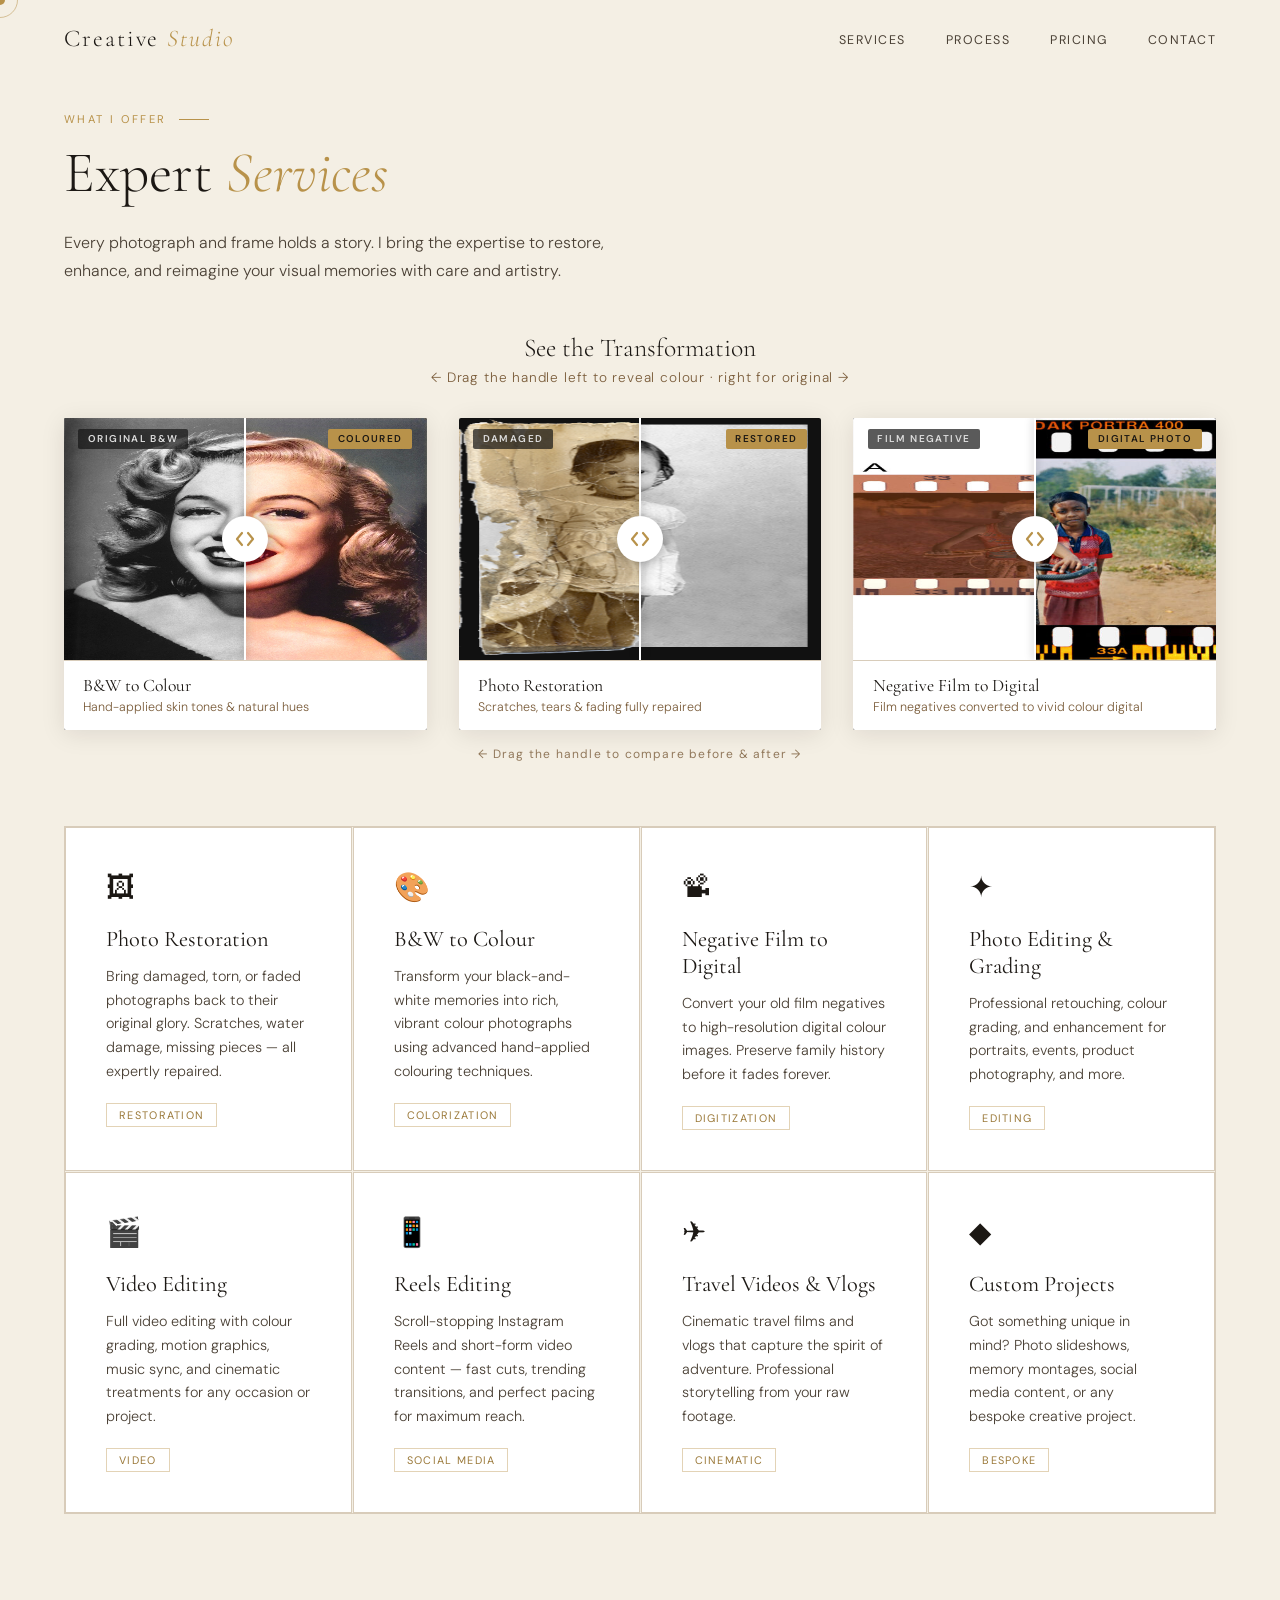
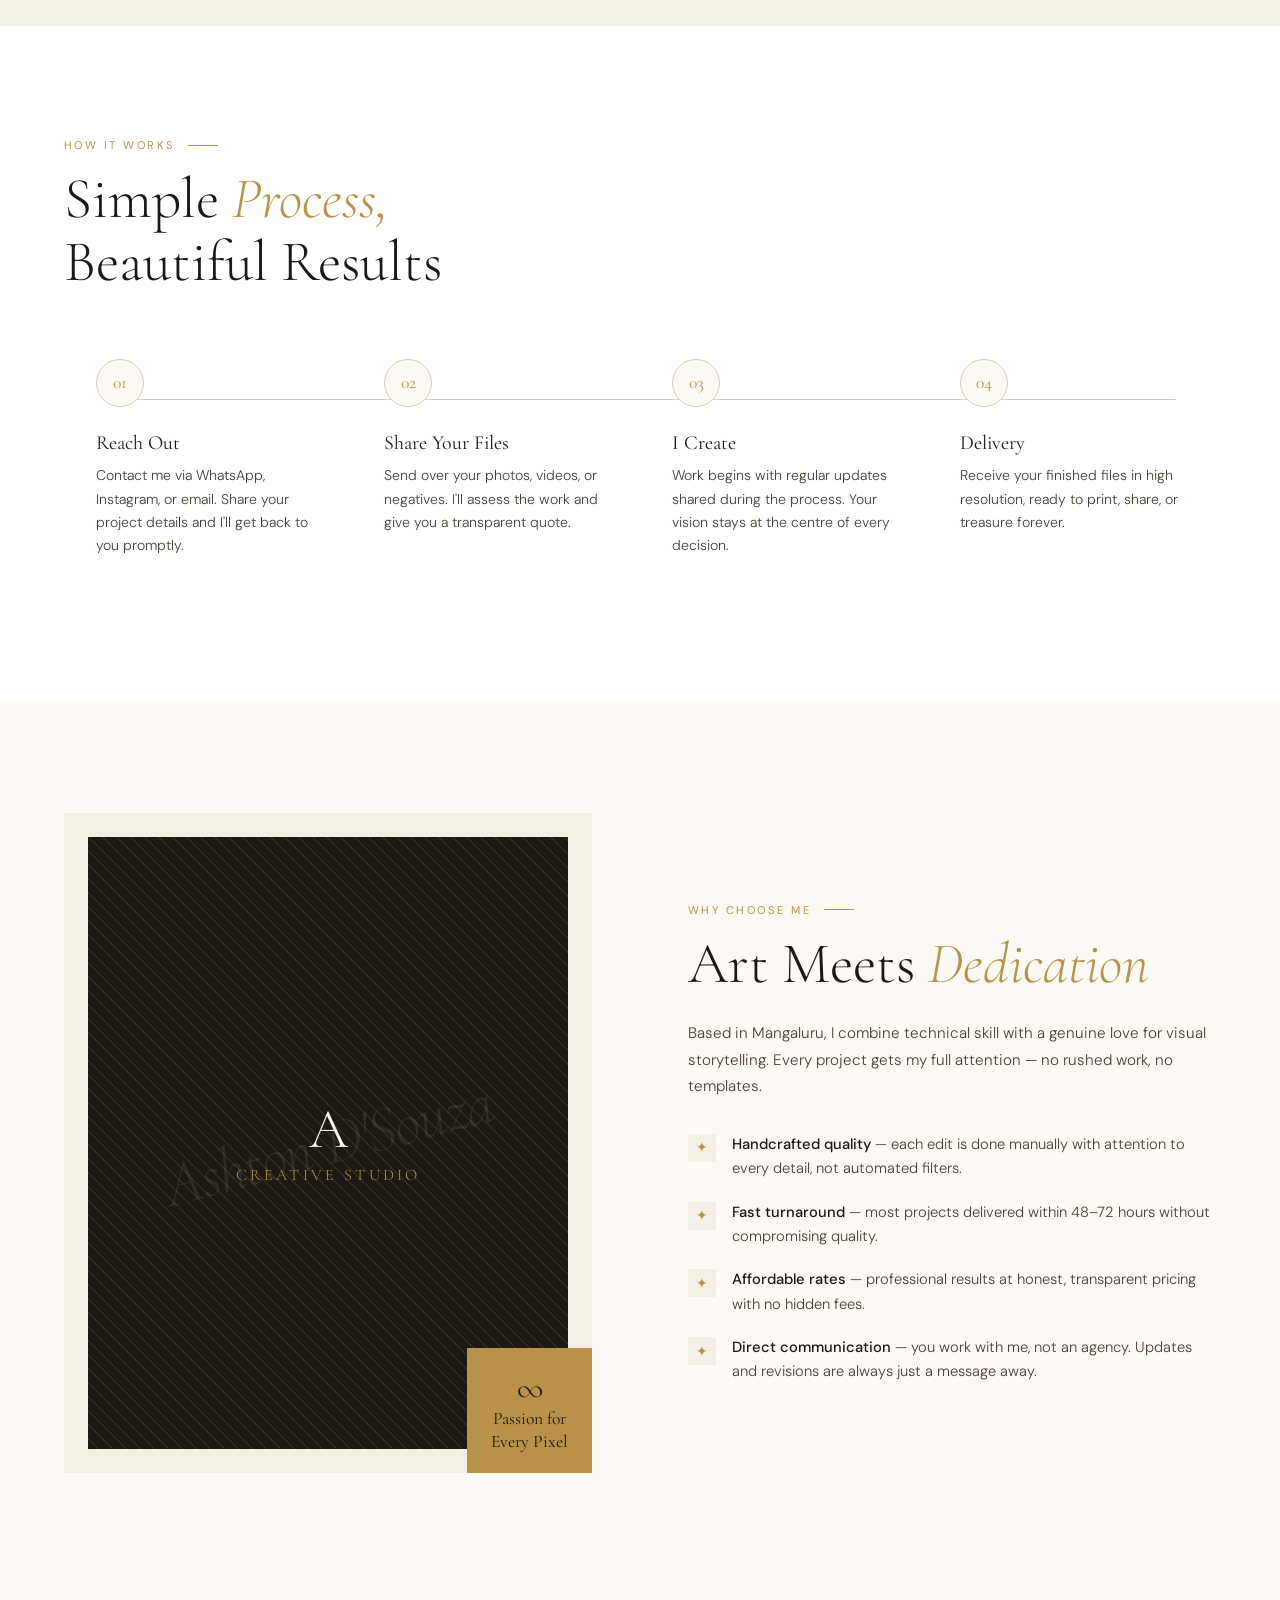
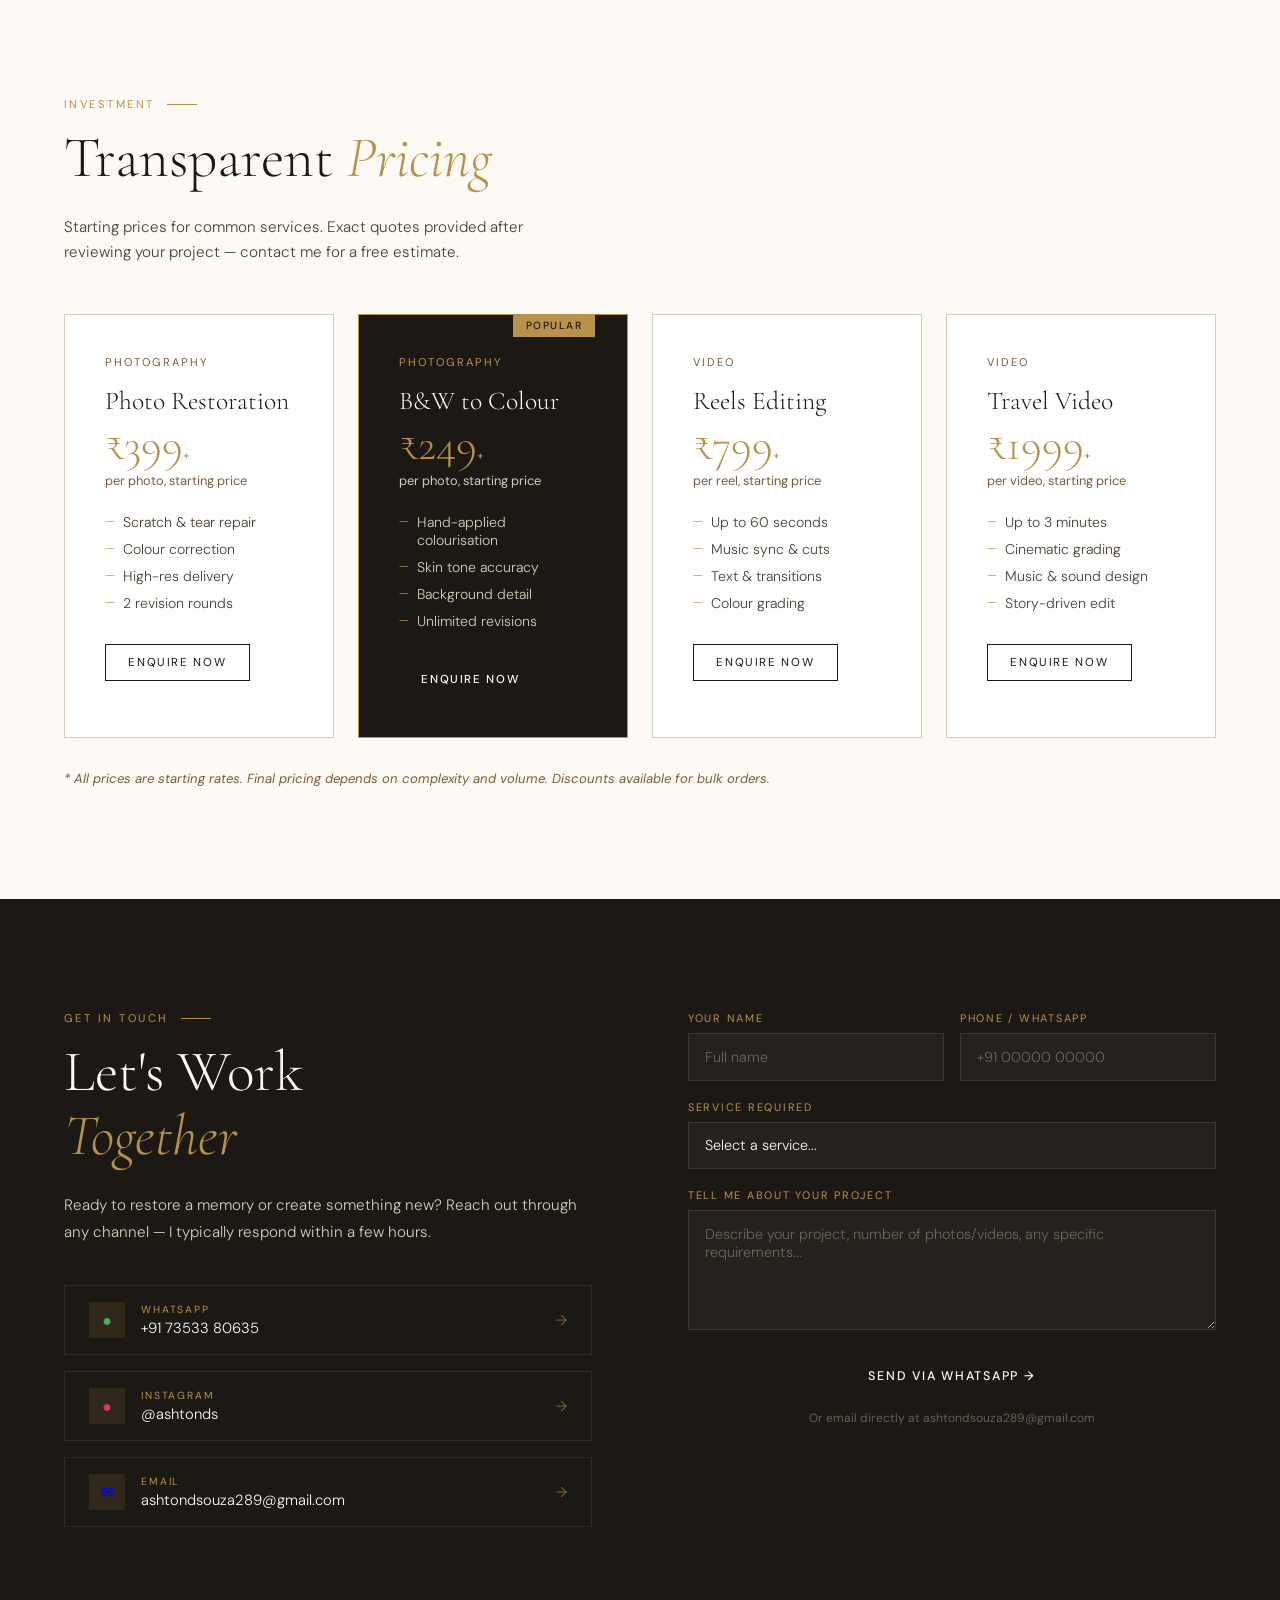
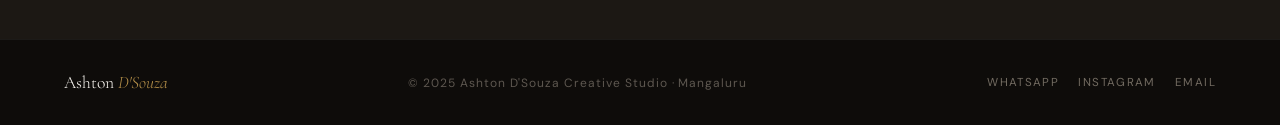
<file: index.html>
<!DOCTYPE html>
<html lang="en">
<head>
<meta charset="UTF-8">
<meta name="viewport" content="width=device-width, initial-scale=1.0">
<title>Creative Studio</title>
<link rel="preconnect" href="https://fonts.googleapis.com">
<link href="https://fonts.googleapis.com/css2?family=Cormorant+Garamond:ital,wght@0,300;0,400;0,600;1,300;1,400&family=DM+Sans:wght@300;400;500&display=swap" rel="stylesheet">
<link rel="stylesheet" href="shop.css">
</head>
<body>

<div class="cursor" id="cursor"></div>
<div class="cursor-ring" id="cursorRing"></div>

<nav id="nav">
  <a href="#" class="nav-logo">Creative  <span>Studio</span></a>
  <ul class="nav-links">
    <li><a href="#services">Services</a></li>
    <li><a href="#process">Process</a></li>
    <li><a href="#pricing">Pricing</a></li>
    <li><a href="#contact">Contact</a></li>
  </ul>
</nav>



<section class="services" id="services">
  <div class="section-label">What I Offer</div>
  <h2 class="section-title">Expert <em>Services</em></h2>
  <p class="services-intro">Every photograph and frame holds a story. I bring the expertise to restore, enhance, and reimagine your visual memories with care and artistry.</p>

  <!-- BEFORE / AFTER SLIDERS -->
  <div class="ba-section reveal">
    <div class="ba-intro">
      <h3>See the Transformation</h3>
      <p>← Drag the handle left to reveal colour · right for original →</p>
    </div>
    <div class="ba-grid">

      <!-- SLIDER 1: B&W to Colour -->
      <!-- The uploaded image is already side-by-side: LEFT=BW, RIGHT=coloured.
           We split it: after = right crop (coloured), before = left crop (BW).
           We use background-size:200% so each layer shows only its half, full-bleed. -->
      <div class="ba-card">
        <div class="ba-wrap" id="s1">
          <!-- After = coloured (right half of the source image) -->
          <div class="ba-after" id="s1-after" style="
            background-image:url('./b&w\ to\ colored.jpg');
            background-size:200% 100%;
            background-position:100% center;
          "></div>
          <!-- Before = B&W (left half of the source image), clipped -->
          <div class="ba-before" id="s1-before" style="
            background-image:url('./b&w\ to\ colored.jpg');
            background-size:200% 100%;
            background-position:0% center;
            clip-path:inset(0 50% 0 0);
          "></div>
          <div class="ba-labels">
            <span class="ba-lbl bw">Original B&amp;W</span>
            <span class="ba-lbl colored">Coloured</span>
            
          </div>
          <div class="ba-line" id="s1-line" style="left:50%"></div>
          <div class="ba-handle" id="s1-handle" style="left:50%">
            <svg viewBox="0 0 22 22" fill="none" xmlns="http://www.w3.org/2000/svg">
              <path d="M8 5L3 11L8 17" stroke="#B8924A" stroke-width="2.2" stroke-linecap="round" stroke-linejoin="round"/>
              <path d="M14 5L19 11L14 17" stroke="#B8924A" stroke-width="2.2" stroke-linecap="round" stroke-linejoin="round"/>
            </svg>
          </div>
        </div>
        <div class="ba-footer">
          <h4>B&amp;W to Colour</h4>
          <p>Hand-applied skin tones &amp; natural hues</p>
        </div>
      </div>

      <!-- SLIDER 2: Photo Restoration -->
      <!-- Uploaded image: left=damaged sepia, right=restored B&W clean.
           after = right (restored), before = left (damaged) -->
      <div class="ba-card">
        <div class="ba-wrap" id="s2">
          <div class="ba-after" id="s2-after" style="
            background-image:url('./restoration.png');
            background-size:200% 100%;
            background-position:100% center;
          "></div>
          <div class="ba-before" id="s2-before" style="
            background-image:url('./restoration.png');
            background-size:200% 100%;
            background-position:0% center;
            clip-path:inset(0 50% 0 0);
          "></div>
          <div class="ba-labels">
            <span class="ba-lbl bw">Damaged</span>
            <span class="ba-lbl colored">Restored</span>
          </div>
          <div class="ba-line" id="s2-line" style="left:50%"></div>
          <div class="ba-handle" id="s2-handle" style="left:50%">
            <svg viewBox="0 0 22 22" fill="none" xmlns="http://www.w3.org/2000/svg">
              <path d="M8 5L3 11L8 17" stroke="#B8924A" stroke-width="2.2" stroke-linecap="round" stroke-linejoin="round"/>
              <path d="M14 5L19 11L14 17" stroke="#B8924A" stroke-width="2.2" stroke-linecap="round" stroke-linejoin="round"/>
            </svg>
          </div>
        </div>
        <div class="ba-footer">
          <h4>Photo Restoration</h4>
          <p>Scratches, tears &amp; fading fully repaired</p>
        </div>
      </div>

      <!-- SLIDER 3: Film Negative to Digital -->
      <!-- The negative_film image shows: A=orange negative, B=cyan scan, C=final photo.
           We'll show the full image but position so:
           after = panel C (bottom-right) area → use object-fit cover on a div showing the final photo area
           Actually let's use background-position tricks.
           The image is roughly: left 50% = negative A, right side has B (top) and C (bottom).
           Let's use the full image: after = show bottom-right quadrant (C, final photo)
           before = show left half (A, orange negative)
           We'll scale to 300% and offset to crop each panel. -->
      <div class="ba-card">
        <div class="ba-wrap" id="s3">
          <!-- After: panel C (final developed photo) - bottom right area of the composite image
               Image is ~4:3 ish. Panel C is roughly bottom-right 50%x50% of the image.
               background-size:200% 200%, background-position: right bottom -->
          <div class="ba-after" id="s3-after" style="
            background-image:url('./negative\ film.jpg');
            background-size:200% 200%;
            background-position:100% 100%;
          "></div>
          <!-- Before: panel A (orange negative) - left ~50%, full height -->
          <div class="ba-before" id="s3-before" style="
            background-image:url('./negative\ film.jpg');
            background-size:220% 100%;
            background-position:0% 60%;
            clip-path:inset(0 50% 0 0);
          "></div>
          <div class="ba-labels">
            <span class="ba-lbl bw">Film Negative</span>
            <span class="ba-lbl colored">Digital Photo</span>
          </div>
          <div class="ba-line" id="s3-line" style="left:50%"></div>
          <div class="ba-handle" id="s3-handle" style="left:50%">
            <svg viewBox="0 0 22 22" fill="none" xmlns="http://www.w3.org/2000/svg">
              <path d="M8 5L3 11L8 17" stroke="#B8924A" stroke-width="2.2" stroke-linecap="round" stroke-linejoin="round"/>
              <path d="M14 5L19 11L14 17" stroke="#B8924A" stroke-width="2.2" stroke-linecap="round" stroke-linejoin="round"/>
            </svg>
          </div>
        </div>
        <div class="ba-footer">
          <h4>Negative Film to Digital</h4>
          <p>Film negatives converted to vivid colour digital</p>
        </div>
      </div>

    </div>
    <p class="ba-hint">← Drag the handle to compare before &amp; after →</p>
  </div>

  <!-- SERVICES GRID -->
  <div class="services-grid">
    <div class="service-card reveal"><span class="service-icon">🖼</span><h3 class="service-name">Photo Restoration</h3><p class="service-desc">Bring damaged, torn, or faded photographs back to their original glory. Scratches, water damage, missing pieces — all expertly repaired.</p><span class="service-tag">Restoration</span></div>
    <div class="service-card reveal reveal-delay-1"><span class="service-icon">🎨</span><h3 class="service-name">B&amp;W to Colour</h3><p class="service-desc">Transform your black-and-white memories into rich, vibrant colour photographs using advanced hand-applied colouring techniques.</p><span class="service-tag">Colorization</span></div>
    <div class="service-card reveal reveal-delay-2"><span class="service-icon">📽</span><h3 class="service-name">Negative Film to Digital</h3><p class="service-desc">Convert your old film negatives to high-resolution digital colour images. Preserve family history before it fades forever.</p><span class="service-tag">Digitization</span></div>
    <div class="service-card reveal reveal-delay-3"><span class="service-icon">✦</span><h3 class="service-name">Photo Editing &amp; Grading</h3><p class="service-desc">Professional retouching, colour grading, and enhancement for portraits, events, product photography, and more.</p><span class="service-tag">Editing</span></div>
    <div class="service-card reveal"><span class="service-icon">🎬</span><h3 class="service-name">Video Editing</h3><p class="service-desc">Full video editing with colour grading, motion graphics, music sync, and cinematic treatments for any occasion or project.</p><span class="service-tag">Video</span></div>
    <div class="service-card reveal reveal-delay-1"><span class="service-icon">📱</span><h3 class="service-name">Reels Editing</h3><p class="service-desc">Scroll-stopping Instagram Reels and short-form video content — fast cuts, trending transitions, and perfect pacing for maximum reach.</p><span class="service-tag">Social Media</span></div>
    <div class="service-card reveal reveal-delay-2"><span class="service-icon">✈</span><h3 class="service-name">Travel Videos &amp; Vlogs</h3><p class="service-desc">Cinematic travel films and vlogs that capture the spirit of adventure. Professional storytelling from your raw footage.</p><span class="service-tag">Cinematic</span></div>
    <div class="service-card reveal reveal-delay-3"><span class="service-icon">◆</span><h3 class="service-name">Custom Projects</h3><p class="service-desc">Got something unique in mind? Photo slideshows, memory montages, social media content, or any bespoke creative project.</p><span class="service-tag">Bespoke</span></div>
  </div>
</section>

<section class="process" id="process">
  <div class="section-label">How It Works</div>
  <h2 class="section-title">Simple <em>Process,</em><br>Beautiful Results</h2>
  <div class="process-steps">
    <div class="step reveal"><div class="step-num">01</div><h3 class="step-title">Reach Out</h3><p class="step-desc">Contact me via WhatsApp, Instagram, or email. Share your project details and I'll get back to you promptly.</p></div>
    <div class="step reveal reveal-delay-1"><div class="step-num">02</div><h3 class="step-title">Share Your Files</h3><p class="step-desc">Send over your photos, videos, or negatives. I'll assess the work and give you a transparent quote.</p></div>
    <div class="step reveal reveal-delay-2"><div class="step-num">03</div><h3 class="step-title">I Create</h3><p class="step-desc">Work begins with regular updates shared during the process. Your vision stays at the centre of every decision.</p></div>
    <div class="step reveal reveal-delay-3"><div class="step-num">04</div><h3 class="step-title">Delivery</h3><p class="step-desc">Receive your finished files in high resolution, ready to print, share, or treasure forever.</p></div>
  </div>
</section>

<section id="about" style="padding:7rem 4rem;background:var(--cream);">
  <div class="why">
    <div class="why-visual reveal">
      <div class="why-visual-inner">
        <div class="why-pattern"></div>
        <p class="why-text-overlay">Ashton D'Souza</p>
        <div style="text-align:center;position:relative;z-index:2;padding:2rem;">
          <p style="font-family:'Cormorant Garamond',serif;font-size:3.5rem;font-weight:300;color:var(--cream);line-height:1;margin-bottom:0.5rem;">A</p>
          <p style="font-family:'Cormorant Garamond',serif;font-size:1rem;font-weight:300;color:var(--gold);letter-spacing:0.2em;text-transform:uppercase;">Creative Studio</p>
        </div>
      </div>
      <div class="why-badge"><span>∞</span>Passion for<br>Every Pixel</div>
    </div>
    <div class="why-content reveal">
      <div class="section-label">Why Choose Me</div>
      <h2 class="section-title">Art Meets <em>Dedication</em></h2>
      <p style="font-size:0.95rem;line-height:1.75;color:var(--ink2);font-weight:300;margin-bottom:0.5rem;">Based in Mangaluru, I combine technical skill with a genuine love for visual storytelling. Every project gets my full attention — no rushed work, no templates.</p>
      <ul class="why-points">
        <li class="why-point"><div class="why-point-icon">✦</div><p class="why-point-text"><strong>Handcrafted quality</strong> — each edit is done manually with attention to every detail, not automated filters.</p></li>
        <li class="why-point"><div class="why-point-icon">✦</div><p class="why-point-text"><strong>Fast turnaround</strong> — most projects delivered within 48–72 hours without compromising quality.</p></li>
        <li class="why-point"><div class="why-point-icon">✦</div><p class="why-point-text"><strong>Affordable rates</strong> — professional results at honest, transparent pricing with no hidden fees.</p></li>
        <li class="why-point"><div class="why-point-icon">✦</div><p class="why-point-text"><strong>Direct communication</strong> — you work with me, not an agency. Updates and revisions are always just a message away.</p></li>
      </ul>
    </div>
  </div>
</section>

<section class="pricing" id="pricing">
  <div class="section-label">Investment</div>
  <h2 class="section-title">Transparent <em>Pricing</em></h2>
  <p style="color:var(--ink2);font-weight:300;max-width:500px;line-height:1.7;font-size:0.95rem;">Starting prices for common services. Exact quotes provided after reviewing your project — contact me for a free estimate.</p>
  <div class="pricing-cards">
    <div class="price-card reveal"><p class="price-category">Photography</p><h3 class="price-name">Photo Restoration</h3><p class="price-amount">₹399<small style="font-size:1rem;color:var(--warm)">+</small></p><p class="price-note">per photo, starting price</p><ul class="price-features"><li>Scratch &amp; tear repair</li><li>Colour correction</li><li>High-res delivery</li><li>2 revision rounds</li></ul><a href="#contact" class="btn-outline" style="font-size:0.72rem;padding:0.65rem 1.4rem;">Enquire Now</a></div>
    <div class="price-card featured reveal reveal-delay-1"><div class="featured-badge">Popular</div><p class="price-category">Photography</p><h3 class="price-name">B&amp;W to Colour</h3><p class="price-amount">₹249<small style="font-size:1rem;color:var(--soft)">+</small></p><p class="price-note">per photo, starting price</p><ul class="price-features"><li>Hand-applied colourisation</li><li>Skin tone accuracy</li><li>Background detail</li><li>Unlimited revisions</li></ul><a href="#contact" class="btn-primary" style="font-size:0.72rem;padding:0.65rem 1.4rem;">Enquire Now</a></div>
    <div class="price-card reveal reveal-delay-2"><p class="price-category">Video</p><h3 class="price-name">Reels Editing</h3><p class="price-amount">₹799<small style="font-size:1rem;color:var(--warm)">+</small></p><p class="price-note">per reel, starting price</p><ul class="price-features"><li>Up to 60 seconds</li><li>Music sync &amp; cuts</li><li>Text &amp; transitions</li><li>Colour grading</li></ul><a href="#contact" class="btn-outline" style="font-size:0.72rem;padding:0.65rem 1.4rem;">Enquire Now</a></div>
    <div class="price-card reveal reveal-delay-3"><p class="price-category">Video</p><h3 class="price-name">Travel Video</h3><p class="price-amount">₹1999<small style="font-size:1rem;color:var(--warm)">+</small></p><p class="price-note">per video, starting price</p><ul class="price-features"><li>Up to 3 minutes</li><li>Cinematic grading</li><li>Music &amp; sound design</li><li>Story-driven edit</li></ul><a href="#contact" class="btn-outline" style="font-size:0.72rem;padding:0.65rem 1.4rem;">Enquire Now</a></div>
  </div>
  <p style="margin-top:2rem;font-size:0.82rem;color:var(--warm);font-style:italic;">* All prices are starting rates. Final pricing depends on complexity and volume. Discounts available for bulk orders.</p>
</section>

<section class="contact" id="contact">
  <div class="contact-inner">
    <div>
      <div class="section-label">Get in Touch</div>
      <h2 class="section-title">Let's Work<br><em>Together</em></h2>
      <p class="contact-desc">Ready to restore a memory or create something new? Reach out through any channel — I typically respond within a few hours.</p>
      <div class="contact-methods">
        <a href="https://wa.me/917353380635" class="contact-method" target="_blank"><div class="contact-method-icon"><span class="wa">●</span></div><div class="contact-method-info"><p class="contact-method-label">WhatsApp</p><p class="contact-method-value">+91 73533 80635</p></div><span class="contact-method-arrow">→</span></a>
        <a href="https://instagram.com/ashtonds" class="contact-method" target="_blank"><div class="contact-method-icon"><span class="ig">●</span></div><div class="contact-method-info"><p class="contact-method-label">Instagram</p><p class="contact-method-value">@ashtonds</p></div><span class="contact-method-arrow">→</span></a>
        <a href="mailto:ashtondsouza289@gmail.com" class="contact-method"><div class="contact-method-icon">✉</div><div class="contact-method-info"><p class="contact-method-label">Email</p><p class="contact-method-value">ashtondsouza289@gmail.com</p></div><span class="contact-method-arrow">→</span></a>
      </div>
    </div>
    <div class="contact-form-side reveal">
      <div class="form-row">
        <div class="form-group"><label class="form-label">Your Name</label><input type="text" class="form-input" placeholder="Full name"></div>
        <div class="form-group"><label class="form-label">Phone / WhatsApp</label><input type="text" class="form-input" placeholder="+91 00000 00000"></div>
      </div>
      <div class="form-group"><label class="form-label">Service Required</label><select class="form-select"><option value="" disabled selected>Select a service...</option><option>Photo Restoration</option><option>B&amp;W to Colour</option><option>Negative Film to Digital</option><option>Photo Editing &amp; Grading</option><option>Video Editing</option><option>Reels Editing</option><option>Travel Video / Vlog</option><option>Other / Custom Project</option></select></div>
      <div class="form-group"><label class="form-label">Tell Me About Your Project</label><textarea class="form-textarea" placeholder="Describe your project, number of photos/videos, any specific requirements..."></textarea></div>
      <button onclick="sendViaWhatsApp()" class="btn-primary" style="width:100%;text-align:center;border:none;font-family:'DM Sans',sans-serif;cursor:pointer;">Send via WhatsApp →</button>
      <p style="font-size:0.75rem;color:rgba(213,201,184,0.4);margin-top:0.75rem;text-align:center;">Or email directly at ashtondsouza289@gmail.com</p>
    </div>
  </div>
</section>

<footer>
  <a href="#" class="footer-logo">Ashton <span>D'Souza</span></a>
  <p class="footer-copy">© 2025 Ashton D'Souza Creative Studio · Mangaluru</p>
  <div class="footer-socials">
    <a href="https://wa.me/917353380635" target="_blank">WhatsApp</a>
    <a href="https://instagram.com/ashtonds" target="_blank">Instagram</a>
    <a href="mailto:ashtondsouza289@gmail.com">Email</a>
  </div>
</footer>
<script>
  // Cursor
const cursor=document.getElementById('cursor'),ring=document.getElementById('cursorRing');
let mx=0,my=0,rx=0,ry=0;
document.addEventListener('mousemove',e=>{mx=e.clientX;my=e.clientY;cursor.style.left=mx+'px';cursor.style.top=my+'px';});
(function anim(){rx+=(mx-rx)*0.12;ry+=(my-ry)*0.12;ring.style.left=rx+'px';ring.style.top=ry+'px';requestAnimationFrame(anim);})();
document.querySelectorAll('a,button,.service-card,.contact-method').forEach(el=>{
  el.addEventListener('mouseenter',()=>{ring.style.width='52px';ring.style.height='52px';ring.style.opacity='1';});
  el.addEventListener('mouseleave',()=>{ring.style.width='36px';ring.style.height='36px';ring.style.opacity='0.5';});
});

// Nav
window.addEventListener('scroll',()=>document.getElementById('nav').classList.toggle('scrolled',scrollY>60));

// Reveal
const obs=new IntersectionObserver(es=>es.forEach(e=>{if(e.isIntersecting)e.target.classList.add('visible');}),{threshold:0.12});
document.querySelectorAll('.reveal').forEach(el=>obs.observe(el));

// ── Before/After Slider ──
// Logic: the "before" layer sits ON TOP with clip-path inset(0 X% 0 0).
// When handle is at position P% (0=left, 100=right):
//   clip-path right inset = (100 - P)%  → at P=0 (far left), inset=100% = before fully hidden (all colour)
//   at P=100 (far right), inset=0% = before fully shown (all B&W)
function initSlider(wrapId, beforeId, lineId, handleId) {
  const wrap = document.getElementById(wrapId);
  const before = document.getElementById(beforeId);
  const line = document.getElementById(lineId);
  const handle = document.getElementById(handleId);
  let dragging = false;

  function setPos(pct) {
    pct = Math.max(1, Math.min(99, pct));
    const insetRight = (100 - pct).toFixed(2);
    before.style.clipPath = `inset(0 ${insetRight}% 0 0)`;
    line.style.left = pct + '%';
    handle.style.left = pct + '%';
  }

  function pctFrom(e) {
    const r = wrap.getBoundingClientRect();
    const x = (e.touches ? e.touches[0].clientX : e.clientX) - r.left;
    return (x / r.width) * 100;
  }

  wrap.addEventListener('mousedown', e => { dragging = true; setPos(pctFrom(e)); e.preventDefault(); });
  wrap.addEventListener('touchstart', e => { dragging = true; setPos(pctFrom(e)); }, {passive:true});
  window.addEventListener('mousemove', e => { if (dragging) setPos(pctFrom(e)); });
  window.addEventListener('touchmove', e => { if (dragging) setPos(pctFrom(e)); }, {passive:true});
  window.addEventListener('mouseup', () => dragging = false);
  window.addEventListener('touchend', () => dragging = false);

  // Init at 50%
  setPos(50);
}

initSlider('s1','s1-before','s1-line','s1-handle');
initSlider('s2','s2-before','s2-line','s2-handle');
initSlider('s3','s3-before','s3-line','s3-handle');

// WhatsApp
function sendViaWhatsApp() {
  const name=document.querySelector('.form-input').value||'there';
  const service=document.querySelector('.form-select').value||'your services';
  const msg=document.querySelector('.form-textarea').value||'';
  window.open(`https://wa.me/917353380635?text=${encodeURIComponent(`Hi Ashton! I'm ${name} and I'm interested in ${service}.\n\n${msg}`)}`,'_blank');
}

</script>

</body>
</html>
</file>
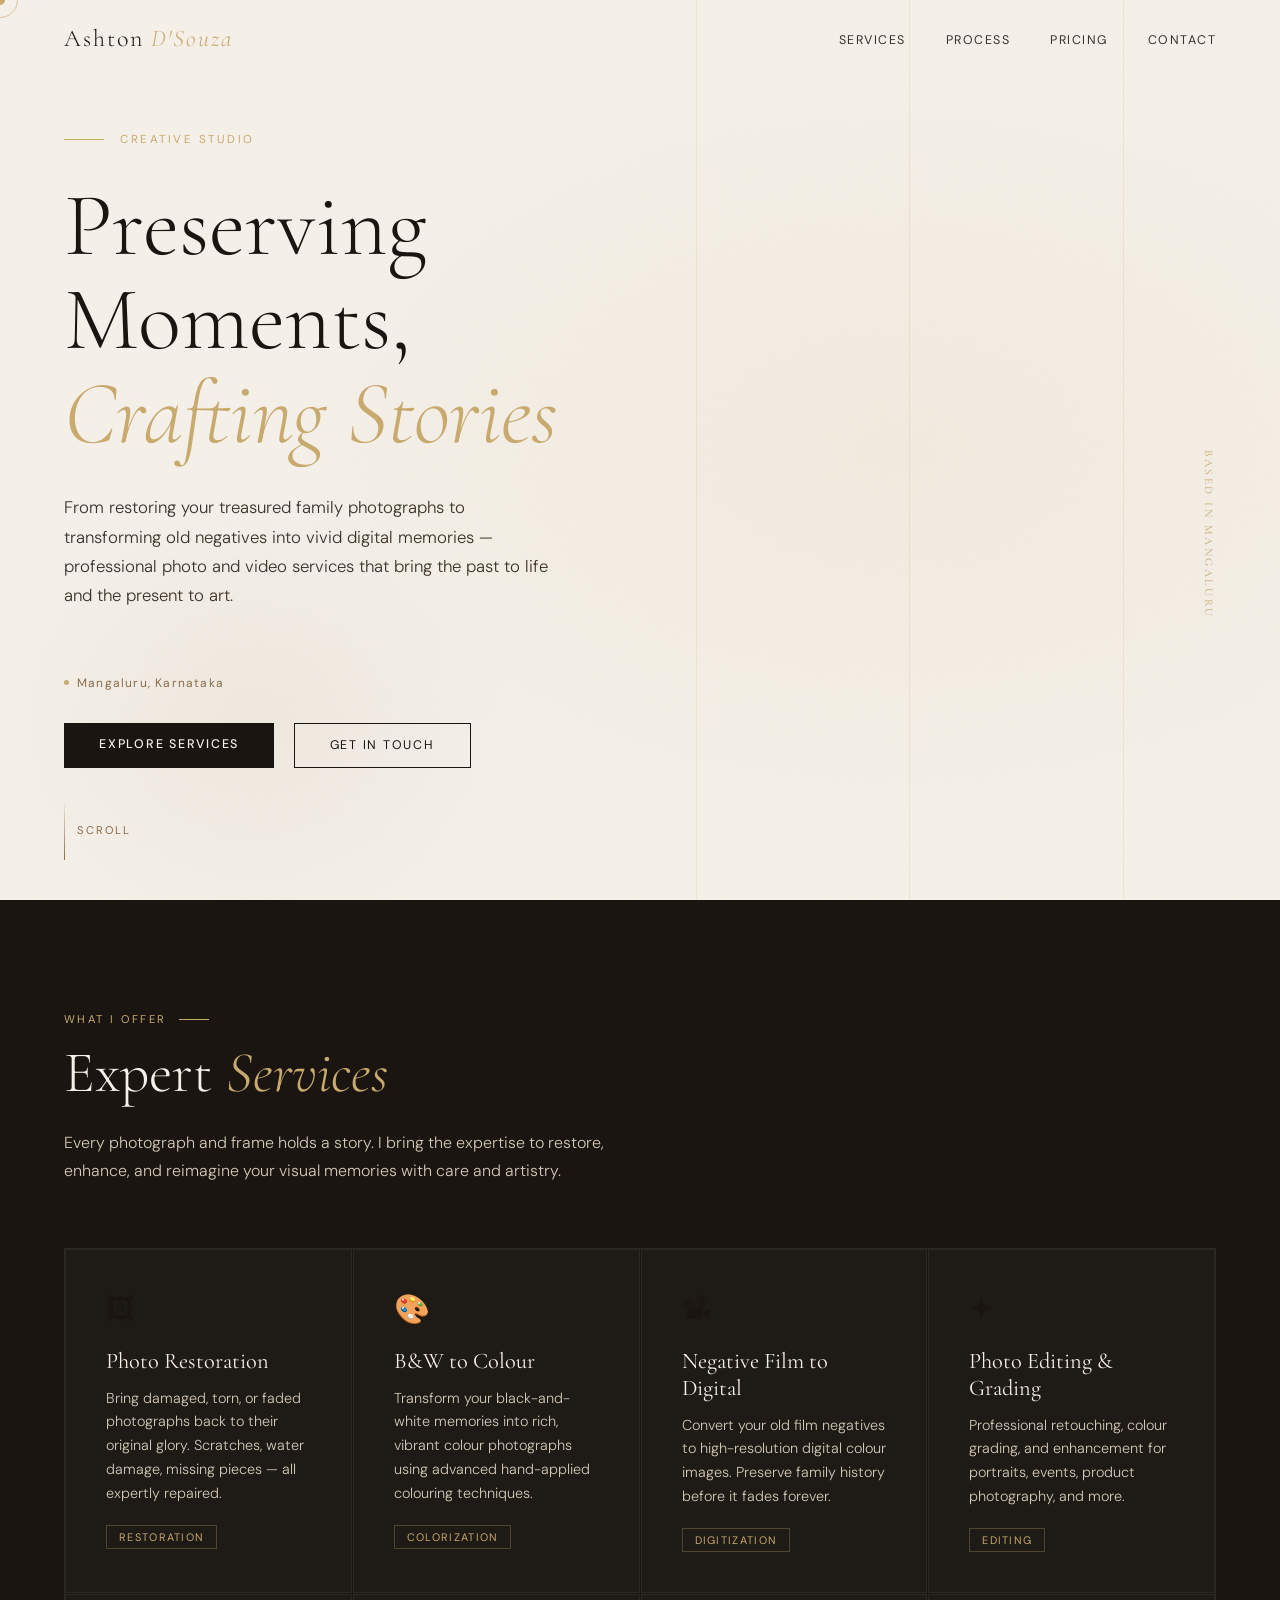
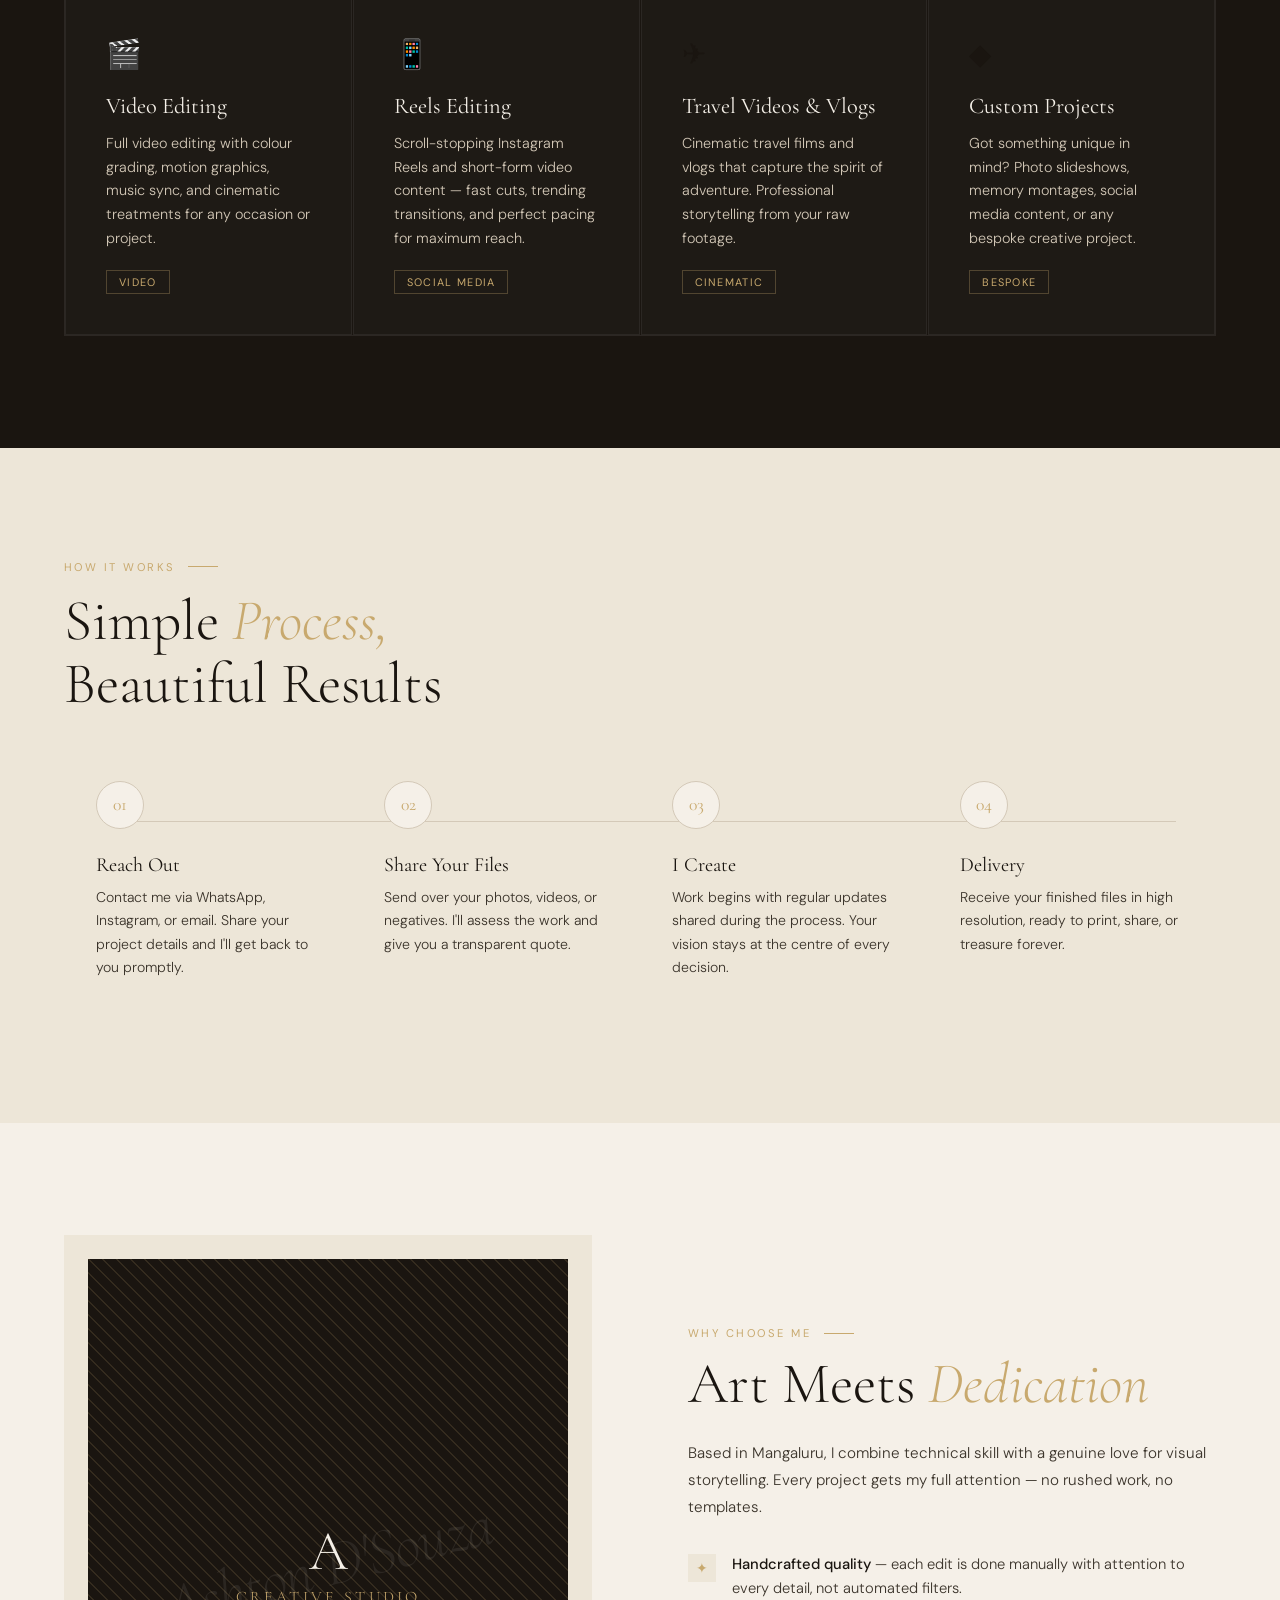
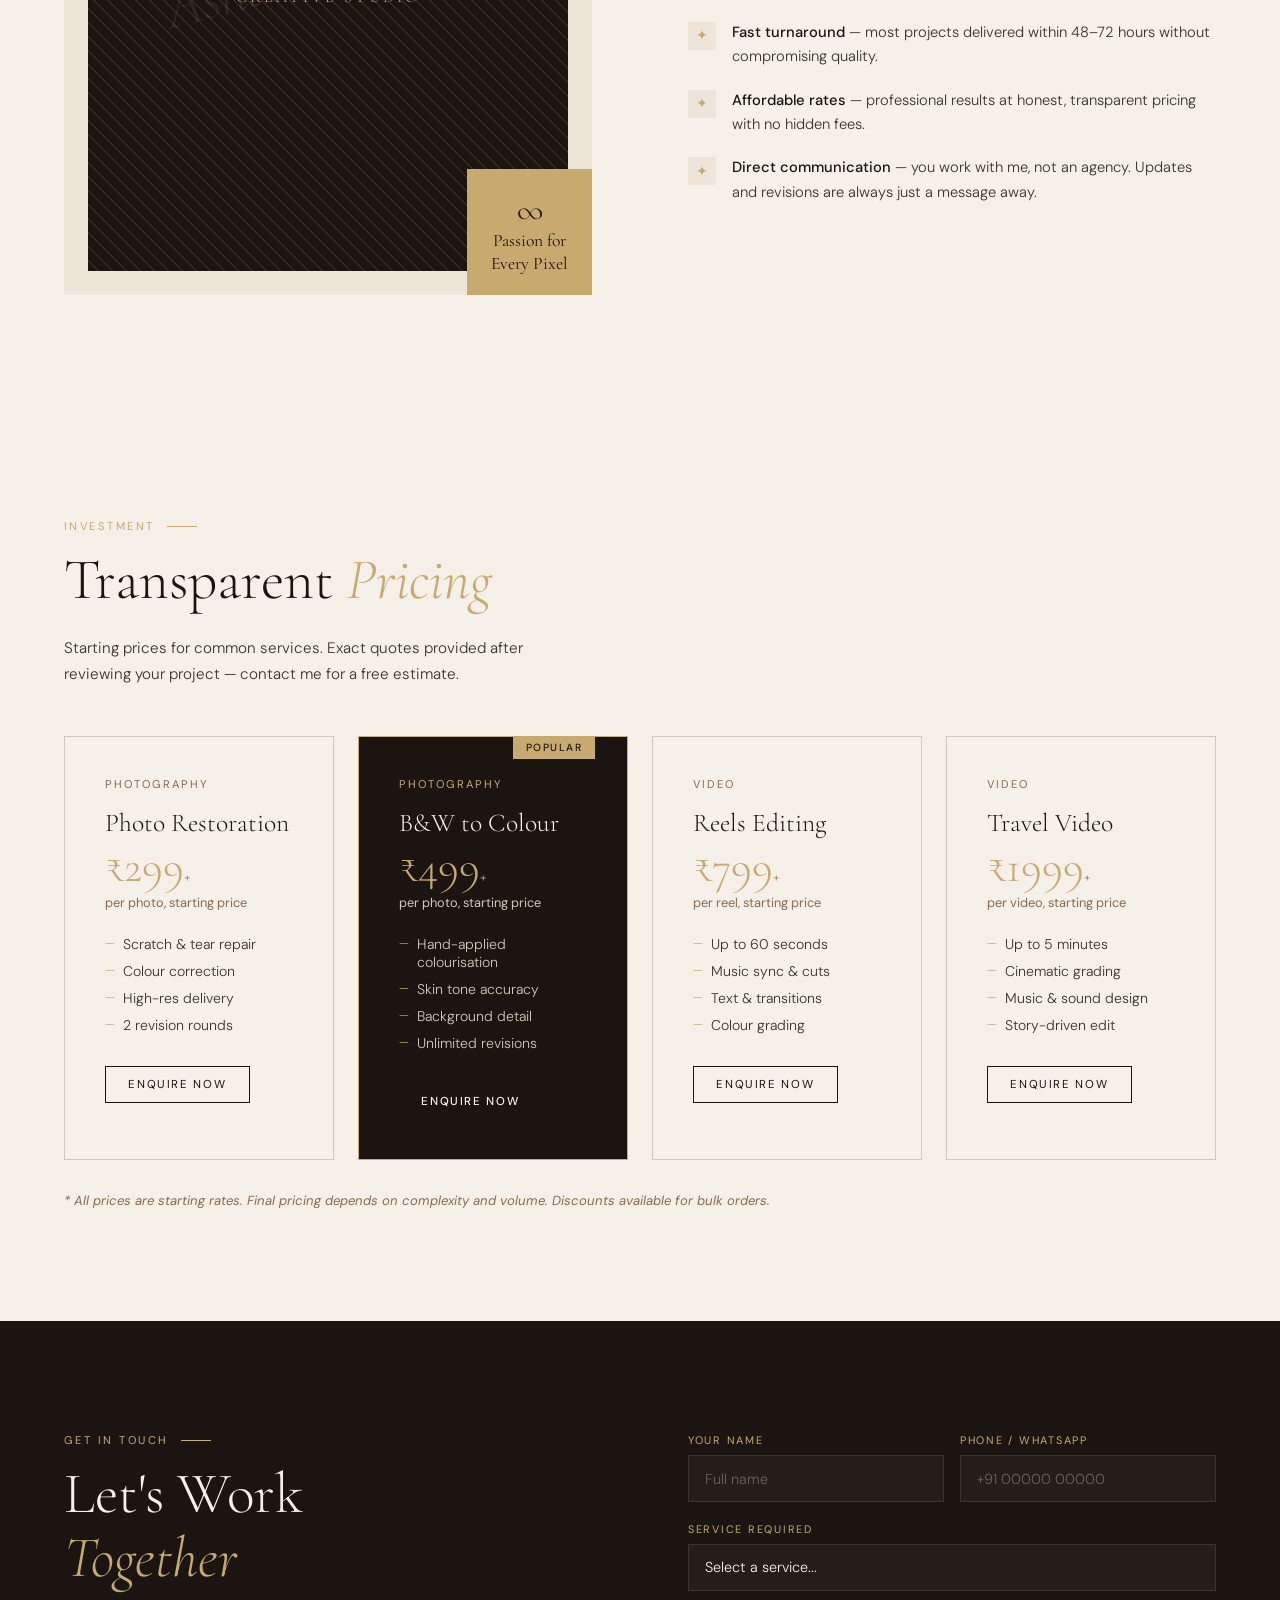
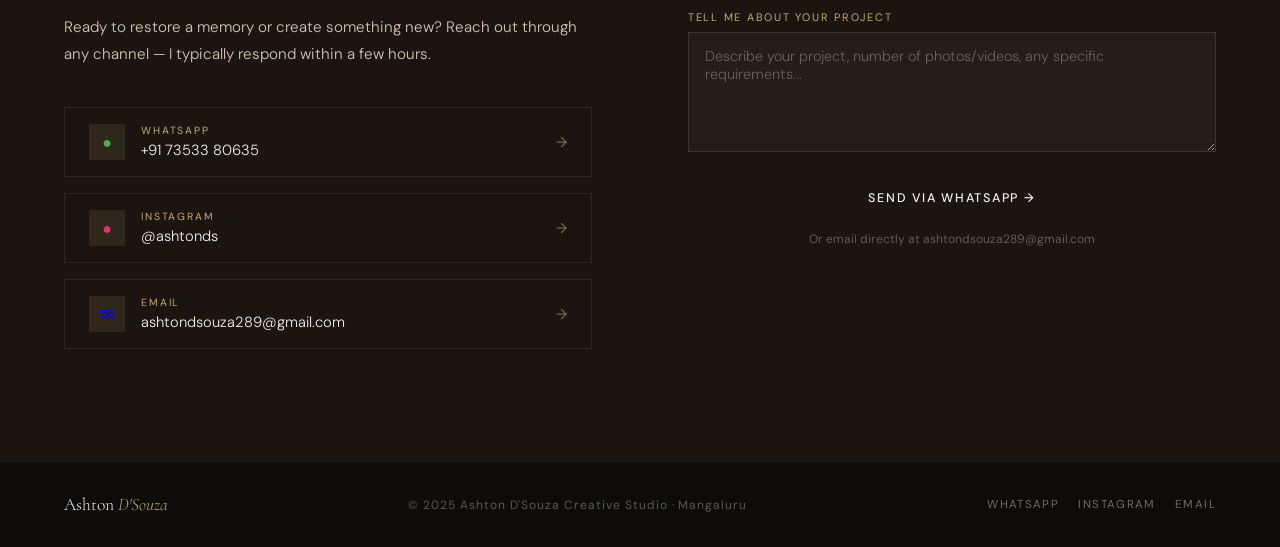
<file: shop.html>
<!DOCTYPE html>
<html lang="en">
<head>
<meta charset="UTF-8">
<meta name="viewport" content="width=device-width, initial-scale=1.0">
<title>Ashton D'Souza — Creative Studio</title>
<link rel="preconnect" href="https://fonts.googleapis.com">
<link href="https://fonts.googleapis.com/css2?family=Cormorant+Garamond:ital,wght@0,300;0,400;0,600;1,300;1,400&family=DM+Sans:wght@300;400;500&display=swap" rel="stylesheet">
<style>
  *, *::before, *::after { margin: 0; padding: 0; box-sizing: border-box; }

  :root {
    --cream: #F5F0E8;
    --cream2: #EDE6D8;
    --ink: #1A1510;
    --ink2: #3A332A;
    --gold: #C8A96E;
    --gold2: #A08040;
    --warm: #8B6B4A;
    --rust: #B85C38;
    --sage: #6B7B5A;
    --soft: #D4C9B8;
  }

  html { scroll-behavior: smooth; }

  body {
    font-family: 'DM Sans', sans-serif;
    background: var(--cream);
    color: var(--ink);
    overflow-x: hidden;
    cursor: none;
  }

  /* Custom cursor */
  .cursor {
    width: 10px; height: 10px;
    background: var(--gold);
    border-radius: 50%;
    position: fixed; top: 0; left: 0;
    pointer-events: none; z-index: 9999;
    transition: transform 0.15s ease, background 0.2s;
    transform: translate(-50%, -50%);
  }
  .cursor-ring {
    width: 36px; height: 36px;
    border: 1px solid var(--gold);
    border-radius: 50%;
    position: fixed; top: 0; left: 0;
    pointer-events: none; z-index: 9998;
    transition: transform 0.4s ease, width 0.3s, height 0.3s, opacity 0.3s;
    transform: translate(-50%, -50%);
    opacity: 0.6;
  }
  body:hover .cursor { opacity: 1; }

  /* NAV */
  nav {
    position: fixed; top: 0; left: 0; right: 0; z-index: 100;
    display: flex; align-items: center; justify-content: space-between;
    padding: 1.5rem 4rem;
    background: transparent;
    transition: background 0.4s, backdrop-filter 0.4s;
  }
  nav.scrolled {
    background: rgba(245,240,232,0.92);
    backdrop-filter: blur(12px);
    border-bottom: 1px solid var(--soft);
  }
  .nav-logo {
    font-family: 'Cormorant Garamond', serif;
    font-size: 1.5rem;
    font-weight: 300;
    letter-spacing: 0.08em;
    color: var(--ink);
    text-decoration: none;
  }
  .nav-logo span { color: var(--gold); font-style: italic; }
  .nav-links { display: flex; gap: 2.5rem; list-style: none; }
  .nav-links a {
    font-size: 0.78rem;
    letter-spacing: 0.12em;
    text-transform: uppercase;
    text-decoration: none;
    color: var(--ink2);
    transition: color 0.2s;
    font-weight: 400;
  }
  .nav-links a:hover { color: var(--gold); }

  /* HERO */
  .hero {
    min-height: 100vh;
    display: flex; align-items: center;
    padding: 0 4rem;
    position: relative;
    overflow: hidden;
  }
  .hero-bg {
    position: absolute; inset: 0;
    background: radial-gradient(ellipse 80% 70% at 70% 50%, rgba(200,169,110,0.08) 0%, transparent 60%),
                radial-gradient(ellipse 40% 50% at 20% 80%, rgba(139,107,74,0.06) 0%, transparent 50%);
  }
  .hero-grain {
    position: absolute; inset: 0;
    background-image: url("data:image/svg+xml,%3Csvg xmlns='http://www.w3.org/2000/svg' width='300' height='300'%3E%3Cfilter id='n'%3E%3CfeTurbulence type='fractalNoise' baseFrequency='0.75' numOctaves='4' stitchTiles='stitch'/%3E%3CfeColorMatrix type='saturate' values='0'/%3E%3C/filter%3E%3Crect width='300' height='300' filter='url(%23n)' opacity='0.035'/%3E%3C/svg%3E");
    pointer-events: none;
  }
  .hero-lines {
    position: absolute; right: 0; top: 0; bottom: 0; width: 50%;
    display: flex;
    pointer-events: none;
    opacity: 0.18;
  }
  .hero-line {
    flex: 1;
    border-left: 1px solid var(--gold);
    margin-left: 3.5rem;
  }
  .hero-content { position: relative; z-index: 2; max-width: 700px; }
  .hero-eyebrow {
    font-size: 0.72rem;
    letter-spacing: 0.22em;
    text-transform: uppercase;
    color: var(--gold);
    margin-bottom: 2rem;
    display: flex; align-items: center; gap: 1rem;
    animation: fadeUp 0.8s ease forwards;
  }
  .hero-eyebrow::before {
    content: '';
    display: block;
    width: 40px; height: 1px;
    background: var(--gold);
  }
  .hero-title {
    font-family: 'Cormorant Garamond', serif;
    font-size: clamp(3.5rem, 7vw, 6rem);
    font-weight: 300;
    line-height: 1.05;
    color: var(--ink);
    margin-bottom: 2rem;
    animation: fadeUp 0.8s 0.15s ease both;
  }
  .hero-title em {
    font-style: italic;
    color: var(--gold);
    display: block;
  }
  .hero-desc {
    font-size: 1.05rem;
    line-height: 1.75;
    color: var(--ink2);
    font-weight: 300;
    max-width: 500px;
    margin-bottom: 3rem;
    animation: fadeUp 0.8s 0.3s ease both;
  }
  .hero-actions {
    display: flex; gap: 1.2rem; flex-wrap: wrap;
    animation: fadeUp 0.8s 0.45s ease both;
  }
  .btn-primary {
    display: inline-block;
    padding: 0.85rem 2.2rem;
    background: var(--ink);
    color: var(--cream);
    text-decoration: none;
    font-size: 0.78rem;
    letter-spacing: 0.14em;
    text-transform: uppercase;
    font-weight: 500;
    transition: background 0.25s, transform 0.2s;
  }
  .btn-primary:hover { background: var(--gold2); transform: translateY(-2px); }
  .btn-outline {
    display: inline-block;
    padding: 0.85rem 2.2rem;
    border: 1px solid var(--ink);
    color: var(--ink);
    text-decoration: none;
    font-size: 0.78rem;
    letter-spacing: 0.14em;
    text-transform: uppercase;
    font-weight: 400;
    transition: border-color 0.25s, color 0.25s, transform 0.2s;
  }
  .btn-outline:hover { border-color: var(--gold); color: var(--gold); transform: translateY(-2px); }

  /* scroll indicator */
  .scroll-indicator {
    position: absolute; bottom: 2.5rem; left: 4rem;
    display: flex; align-items: center; gap: 0.75rem;
    font-size: 0.7rem; letter-spacing: 0.18em; text-transform: uppercase;
    color: var(--warm); opacity: 0.7;
    animation: fadeUp 0.8s 0.7s ease both;
  }
  .scroll-line {
    width: 1px; height: 60px;
    background: linear-gradient(to bottom, transparent, var(--warm));
    animation: scrollPulse 2s infinite;
  }
  @keyframes scrollPulse {
    0%, 100% { transform: scaleY(1); opacity: 0.5; }
    50% { transform: scaleY(0.6); opacity: 1; }
  }

  /* SECTION BASE */
  section { padding: 7rem 4rem; }
  .section-label {
    font-size: 0.7rem;
    letter-spacing: 0.22em;
    text-transform: uppercase;
    color: var(--gold);
    margin-bottom: 1rem;
    display: flex; align-items: center; gap: 0.8rem;
  }
  .section-label::after {
    content: '';
    display: block; width: 30px; height: 1px;
    background: var(--gold);
  }
  .section-title {
    font-family: 'Cormorant Garamond', serif;
    font-size: clamp(2.2rem, 4.5vw, 3.8rem);
    font-weight: 300;
    line-height: 1.1;
    color: var(--ink);
    margin-bottom: 1.5rem;
  }
  .section-title em { font-style: italic; color: var(--gold); }

  /* SERVICES */
  .services { background: var(--ink); }
  .services .section-label { color: var(--gold); }
  .services .section-title { color: var(--cream); }
  .services .section-title em { color: var(--gold); }
  .services-intro {
    color: var(--soft); font-weight: 300; line-height: 1.7; font-size: 1rem;
    max-width: 560px; margin-bottom: 4rem;
  }
  .services-grid {
    display: grid;
    grid-template-columns: repeat(auto-fit, minmax(280px, 1fr));
    gap: 1px;
    border: 1px solid rgba(255,255,255,0.08);
  }
  .service-card {
    padding: 2.5rem;
    background: rgba(255,255,255,0.02);
    border: 1px solid rgba(255,255,255,0.06);
    transition: background 0.3s, transform 0.3s;
    cursor: default;
    position: relative;
    overflow: hidden;
  }
  .service-card::before {
    content: '';
    position: absolute; top: 0; left: 0; right: 0;
    height: 2px;
    background: var(--gold);
    transform: scaleX(0);
    transform-origin: left;
    transition: transform 0.4s ease;
  }
  .service-card:hover::before { transform: scaleX(1); }
  .service-card:hover { background: rgba(200,169,110,0.05); }
  .service-icon {
    font-size: 1.8rem;
    margin-bottom: 1.2rem;
    display: block;
  }
  .service-name {
    font-family: 'Cormorant Garamond', serif;
    font-size: 1.4rem;
    font-weight: 400;
    color: var(--cream);
    margin-bottom: 0.8rem;
  }
  .service-desc {
    font-size: 0.9rem;
    color: var(--soft);
    line-height: 1.65;
    font-weight: 300;
    margin-bottom: 1.2rem;
  }
  .service-tag {
    display: inline-block;
    padding: 0.25rem 0.75rem;
    border: 1px solid rgba(200,169,110,0.3);
    color: var(--gold);
    font-size: 0.68rem;
    letter-spacing: 0.12em;
    text-transform: uppercase;
  }

  /* PROCESS */
  .process { background: var(--cream2); }
  .process-steps {
    display: grid;
    grid-template-columns: repeat(auto-fit, minmax(200px, 1fr));
    gap: 0;
    margin-top: 4rem;
    position: relative;
  }
  .process-steps::before {
    content: '';
    position: absolute;
    top: 2.5rem; left: 2.5rem; right: 2.5rem;
    height: 1px;
    background: var(--soft);
  }
  .step {
    padding: 0 2rem 2rem;
    position: relative;
  }
  .step-num {
    width: 48px; height: 48px;
    border-radius: 50%;
    background: var(--cream);
    border: 1px solid var(--soft);
    display: flex; align-items: center; justify-content: center;
    font-family: 'Cormorant Garamond', serif;
    font-size: 1.1rem;
    color: var(--gold);
    margin-bottom: 1.5rem;
    position: relative; z-index: 1;
    transition: background 0.3s, border-color 0.3s;
  }
  .step:hover .step-num {
    background: var(--gold);
    border-color: var(--gold);
    color: var(--cream);
  }
  .step-title {
    font-family: 'Cormorant Garamond', serif;
    font-size: 1.25rem;
    font-weight: 400;
    color: var(--ink);
    margin-bottom: 0.6rem;
  }
  .step-desc {
    font-size: 0.88rem;
    color: var(--ink2);
    line-height: 1.65;
    font-weight: 300;
  }

  /* WHY ME */
  .why {
    display: grid;
    grid-template-columns: 1fr 1fr;
    gap: 6rem;
    align-items: center;
  }
  @media (max-width: 900px) {
    .why { grid-template-columns: 1fr; gap: 3rem; }
    nav { padding: 1.2rem 2rem; }
    .nav-links { display: none; }
    .hero { padding: 0 2rem; }
    section { padding: 5rem 2rem; }
    .process-steps::before { display: none; }
  }
  .why-visual {
    position: relative;
    aspect-ratio: 4/5;
    background: var(--cream2);
    overflow: hidden;
  }
  .why-visual-inner {
    position: absolute; inset: 1.5rem;
    background: var(--ink);
    display: flex; align-items: center; justify-content: center;
    overflow: hidden;
  }
  .why-pattern {
    position: absolute; inset: 0;
    opacity: 0.15;
    background-image: repeating-linear-gradient(
      45deg,
      var(--gold) 0, var(--gold) 1px,
      transparent 0, transparent 50%
    );
    background-size: 14px 14px;
  }
  .why-text-overlay {
    font-family: 'Cormorant Garamond', serif;
    font-size: 4rem;
    font-weight: 300;
    color: var(--cream);
    opacity: 0.08;
    position: absolute;
    transform: rotate(-15deg);
    white-space: nowrap;
    font-style: italic;
    letter-spacing: -0.02em;
  }
  .why-badge {
    position: absolute; bottom: 0; right: 0;
    background: var(--gold);
    color: var(--ink);
    padding: 1.2rem 1.5rem;
    font-family: 'Cormorant Garamond', serif;
    font-size: 1.1rem;
    font-weight: 400;
    text-align: center;
    line-height: 1.3;
  }
  .why-badge span { display: block; font-size: 2rem; font-weight: 300; }
  .why-content .section-label { margin-bottom: 0.8rem; }
  .why-points { list-style: none; margin-top: 2rem; display: flex; flex-direction: column; gap: 1.2rem; }
  .why-point {
    display: flex; gap: 1rem; align-items: flex-start;
  }
  .why-point-icon {
    flex-shrink: 0;
    width: 28px; height: 28px;
    background: var(--cream2);
    display: flex; align-items: center; justify-content: center;
    font-size: 0.85rem;
    color: var(--gold);
    margin-top: 2px;
  }
  .why-point-text { font-size: 0.92rem; line-height: 1.65; color: var(--ink2); font-weight: 300; }
  .why-point-text strong { color: var(--ink); font-weight: 500; }

  /* PRICING TEASER */
  .pricing { background: var(--cream); }
  .pricing-cards {
    display: grid;
    grid-template-columns: repeat(auto-fit, minmax(260px, 1fr));
    gap: 1.5rem;
    margin-top: 3rem;
  }
  .price-card {
    padding: 2.5rem;
    border: 1px solid var(--soft);
    position: relative;
    transition: border-color 0.3s, transform 0.3s;
  }
  .price-card:hover { border-color: var(--gold); transform: translateY(-4px); }
  .price-card.featured {
    border-color: var(--gold);
    background: var(--ink);
  }
  .featured-badge {
    position: absolute; top: -1px; right: 2rem;
    background: var(--gold);
    color: var(--ink);
    font-size: 0.65rem;
    letter-spacing: 0.14em;
    text-transform: uppercase;
    padding: 0.3rem 0.8rem;
    font-weight: 500;
  }
  .price-category {
    font-size: 0.7rem;
    letter-spacing: 0.18em;
    text-transform: uppercase;
    color: var(--warm);
    margin-bottom: 1rem;
  }
  .price-card.featured .price-category { color: var(--gold); }
  .price-name {
    font-family: 'Cormorant Garamond', serif;
    font-size: 1.6rem;
    font-weight: 300;
    color: var(--ink);
    margin-bottom: 0.4rem;
  }
  .price-card.featured .price-name { color: var(--cream); }
  .price-amount {
    font-family: 'Cormorant Garamond', serif;
    font-size: 2.8rem;
    font-weight: 300;
    color: var(--gold);
    line-height: 1;
    margin-bottom: 0.3rem;
  }
  .price-note {
    font-size: 0.8rem;
    color: var(--warm);
    margin-bottom: 1.5rem;
  }
  .price-card.featured .price-note { color: var(--soft); }
  .price-features { list-style: none; display: flex; flex-direction: column; gap: 0.55rem; margin-bottom: 2rem; }
  .price-features li {
    font-size: 0.88rem;
    color: var(--ink2);
    font-weight: 300;
    padding-left: 1.1rem;
    position: relative;
  }
  .price-features li::before {
    content: '—';
    position: absolute; left: 0;
    color: var(--gold);
    font-size: 0.75rem;
  }
  .price-card.featured .price-features li { color: var(--soft); }

  /* CONTACT */
  .contact { background: var(--ink); padding: 7rem 4rem; }
  .contact-inner {
    display: grid;
    grid-template-columns: 1fr 1fr;
    gap: 6rem;
    align-items: start;
  }
  @media (max-width: 800px) {
    .contact-inner { grid-template-columns: 1fr; gap: 3rem; }
    .contact { padding: 5rem 2rem; }
  }
  .contact .section-label { color: var(--gold); }
  .contact .section-title { color: var(--cream); }
  .contact-desc {
    color: var(--soft); font-weight: 300; line-height: 1.75; font-size: 0.95rem;
    margin-bottom: 2.5rem;
  }
  .contact-methods { display: flex; flex-direction: column; gap: 1rem; }
  .contact-method {
    display: flex; align-items: center; gap: 1rem;
    padding: 1rem 1.5rem;
    border: 1px solid rgba(255,255,255,0.08);
    text-decoration: none;
    transition: border-color 0.3s, background 0.3s;
    cursor: pointer;
  }
  .contact-method:hover {
    border-color: var(--gold);
    background: rgba(200,169,110,0.06);
  }
  .contact-method-icon {
    width: 36px; height: 36px;
    background: rgba(200,169,110,0.12);
    display: flex; align-items: center; justify-content: center;
    font-size: 1rem;
    flex-shrink: 0;
  }
  .contact-method-info { flex: 1; }
  .contact-method-label {
    font-size: 0.65rem; letter-spacing: 0.18em; text-transform: uppercase;
    color: var(--gold); margin-bottom: 0.15rem;
  }
  .contact-method-value {
    font-size: 0.92rem; color: var(--cream); font-weight: 300;
  }
  .contact-method-arrow {
    color: var(--gold); font-size: 0.9rem; opacity: 0.6;
    transition: transform 0.2s, opacity 0.2s;
  }
  .contact-method:hover .contact-method-arrow { transform: translateX(3px); opacity: 1; }

  /* Contact form side */
  .contact-form-side { }
  .form-group { margin-bottom: 1.2rem; }
  .form-label {
    display: block;
    font-size: 0.68rem;
    letter-spacing: 0.16em;
    text-transform: uppercase;
    color: var(--gold);
    margin-bottom: 0.5rem;
  }
  .form-input, .form-select, .form-textarea {
    width: 100%;
    background: rgba(255,255,255,0.04);
    border: 1px solid rgba(255,255,255,0.1);
    color: var(--cream);
    padding: 0.85rem 1rem;
    font-family: 'DM Sans', sans-serif;
    font-size: 0.9rem;
    font-weight: 300;
    transition: border-color 0.2s;
    outline: none;
    -webkit-appearance: none;
  }
  .form-input::placeholder, .form-textarea::placeholder { color: rgba(213,201,184,0.4); }
  .form-input:focus, .form-select:focus, .form-textarea:focus { border-color: var(--gold); }
  .form-select option { background: #1A1510; }
  .form-textarea { resize: vertical; min-height: 120px; }
  .form-row { display: grid; grid-template-columns: 1fr 1fr; gap: 1rem; }

  /* FOOTER */
  footer {
    background: #0E0C0A;
    padding: 2rem 4rem;
    display: flex;
    align-items: center;
    justify-content: space-between;
    border-top: 1px solid rgba(255,255,255,0.06);
  }
  @media (max-width: 600px) {
    footer { flex-direction: column; gap: 1rem; padding: 2rem; text-align: center; }
  }
  .footer-logo {
    font-family: 'Cormorant Garamond', serif;
    font-size: 1.1rem;
    color: var(--cream);
    font-weight: 300;
    text-decoration: none;
  }
  .footer-logo span { color: var(--gold); font-style: italic; }
  .footer-copy {
    font-size: 0.75rem;
    color: rgba(213,201,184,0.4);
    letter-spacing: 0.08em;
  }
  .footer-socials { display: flex; gap: 1.2rem; }
  .footer-socials a {
    font-size: 0.72rem;
    letter-spacing: 0.12em;
    text-transform: uppercase;
    color: rgba(213,201,184,0.5);
    text-decoration: none;
    transition: color 0.2s;
  }
  .footer-socials a:hover { color: var(--gold); }

  /* ANIMATIONS */
  @keyframes fadeUp {
    from { opacity: 0; transform: translateY(24px); }
    to { opacity: 1; transform: translateY(0); }
  }
  .reveal {
    opacity: 0;
    transform: translateY(30px);
    transition: opacity 0.7s ease, transform 0.7s ease;
  }
  .reveal.visible {
    opacity: 1;
    transform: translateY(0);
  }
  .reveal-delay-1 { transition-delay: 0.1s; }
  .reveal-delay-2 { transition-delay: 0.2s; }
  .reveal-delay-3 { transition-delay: 0.3s; }
  .reveal-delay-4 { transition-delay: 0.4s; }

  /* Floating elements */
  .floating-text {
    position: absolute;
    font-family: 'Cormorant Garamond', serif;
    font-size: 0.72rem;
    letter-spacing: 0.22em;
    text-transform: uppercase;
    color: var(--gold);
    opacity: 0.4;
    writing-mode: vertical-rl;
    right: 4rem;
    top: 50%;
    transform: translateY(-50%) rotate(180deg);
    animation: fadeUp 1s 1s ease both;
  }

  /* Mangaluru location tag */
  .location-tag {
    display: inline-flex; align-items: center; gap: 0.5rem;
    font-size: 0.75rem; color: var(--warm); letter-spacing: 0.1em;
    margin-top: 1rem;
    animation: fadeUp 0.8s 0.6s ease both;
  }
  .location-dot {
    width: 5px; height: 5px; border-radius: 50%;
    background: var(--gold);
    animation: pulse 2s infinite;
  }
  @keyframes pulse {
    0%, 100% { opacity: 1; transform: scale(1); }
    50% { opacity: 0.5; transform: scale(1.4); }
  }

  /* whatsapp green hint */
  .wa { color: #4CAF50; }
  .ig { color: #E1306C; }
</style>
</head>
<body>

<div class="cursor" id="cursor"></div>
<div class="cursor-ring" id="cursorRing"></div>

<!-- NAV -->
<nav id="nav">
  <a href="#" class="nav-logo">Ashton <span>D'Souza</span></a>
  <ul class="nav-links">
    <li><a href="#services">Services</a></li>
    <li><a href="#process">Process</a></li>
    <li><a href="#pricing">Pricing</a></li>
    <li><a href="#contact">Contact</a></li>
  </ul>
</nav>

<!-- HERO -->
<section class="hero" id="home">
  <div class="hero-bg"></div>
  <div class="hero-grain"></div>
  <div class="hero-lines">
    <div class="hero-line"></div>
    <div class="hero-line"></div>
    <div class="hero-line"></div>
  </div>
  <div class="floating-text">Based in Mangaluru</div>

  <div class="hero-content">
    <p class="hero-eyebrow">Creative Studio</p>
    <h1 class="hero-title">
      Preserving Moments,<br>
      <em>Crafting Stories</em>
    </h1>
    <p class="hero-desc">
      From restoring your treasured family photographs to transforming old negatives into vivid digital memories — professional photo and video services that bring the past to life and the present to art.
    </p>
    <div class="location-tag">
      <span class="location-dot"></span>
      Mangaluru, Karnataka
    </div>
    <div class="hero-actions" style="margin-top:2rem;">
      <a href="#services" class="btn-primary">Explore Services</a>
      <a href="#contact" class="btn-outline">Get in Touch</a>
    </div>
  </div>
  <div class="scroll-indicator">
    <div class="scroll-line"></div>
    Scroll
  </div>
</section>

<!-- SERVICES -->
<section class="services" id="services">
  <div class="section-label">What I Offer</div>
  <h2 class="section-title">Expert <em>Services</em></h2>
  <p class="services-intro">Every photograph and frame holds a story. I bring the expertise to restore, enhance, and reimagine your visual memories with care and artistry.</p>

  <div class="services-grid">
    <div class="service-card reveal">
      <span class="service-icon">🖼</span>
      <h3 class="service-name">Photo Restoration</h3>
      <p class="service-desc">Bring damaged, torn, or faded photographs back to their original glory. Scratches, water damage, missing pieces — all expertly repaired.</p>
      <span class="service-tag">Restoration</span>
    </div>
    <div class="service-card reveal reveal-delay-1">
      <span class="service-icon">🎨</span>
      <h3 class="service-name">B&W to Colour</h3>
      <p class="service-desc">Transform your black-and-white memories into rich, vibrant colour photographs using advanced hand-applied colouring techniques.</p>
      <span class="service-tag">Colorization</span>
    </div>
    <div class="service-card reveal reveal-delay-2">
      <span class="service-icon">📽</span>
      <h3 class="service-name">Negative Film to Digital</h3>
      <p class="service-desc">Convert your old film negatives to high-resolution digital colour images. Preserve family history before it fades forever.</p>
      <span class="service-tag">Digitization</span>
    </div>
    <div class="service-card reveal reveal-delay-3">
      <span class="service-icon">✦</span>
      <h3 class="service-name">Photo Editing & Grading</h3>
      <p class="service-desc">Professional retouching, colour grading, and enhancement for portraits, events, product photography, and more.</p>
      <span class="service-tag">Editing</span>
    </div>
    <div class="service-card reveal">
      <span class="service-icon">🎬</span>
      <h3 class="service-name">Video Editing</h3>
      <p class="service-desc">Full video editing with colour grading, motion graphics, music sync, and cinematic treatments for any occasion or project.</p>
      <span class="service-tag">Video</span>
    </div>
    <div class="service-card reveal reveal-delay-1">
      <span class="service-icon">📱</span>
      <h3 class="service-name">Reels Editing</h3>
      <p class="service-desc">Scroll-stopping Instagram Reels and short-form video content — fast cuts, trending transitions, and perfect pacing for maximum reach.</p>
      <span class="service-tag">Social Media</span>
    </div>
    <div class="service-card reveal reveal-delay-2">
      <span class="service-icon">✈</span>
      <h3 class="service-name">Travel Videos & Vlogs</h3>
      <p class="service-desc">Cinematic travel films and vlogs that capture the spirit of adventure. Professional storytelling from your raw footage.</p>
      <span class="service-tag">Cinematic</span>
    </div>
    <div class="service-card reveal reveal-delay-3">
      <span class="service-icon">◆</span>
      <h3 class="service-name">Custom Projects</h3>
      <p class="service-desc">Got something unique in mind? Photo slideshows, memory montages, social media content, or any bespoke creative project.</p>
      <span class="service-tag">Bespoke</span>
    </div>
  </div>
</section>

<!-- PROCESS -->
<section class="process" id="process">
  <div class="section-label">How It Works</div>
  <h2 class="section-title">Simple <em>Process,</em><br>Beautiful Results</h2>
  <div class="process-steps">
    <div class="step reveal">
      <div class="step-num">01</div>
      <h3 class="step-title">Reach Out</h3>
      <p class="step-desc">Contact me via WhatsApp, Instagram, or email. Share your project details and I'll get back to you promptly.</p>
    </div>
    <div class="step reveal reveal-delay-1">
      <div class="step-num">02</div>
      <h3 class="step-title">Share Your Files</h3>
      <p class="step-desc">Send over your photos, videos, or negatives. I'll assess the work and give you a transparent quote.</p>
    </div>
    <div class="step reveal reveal-delay-2">
      <div class="step-num">03</div>
      <h3 class="step-title">I Create</h3>
      <p class="step-desc">Work begins with regular updates shared during the process. Your vision stays at the centre of every decision.</p>
    </div>
    <div class="step reveal reveal-delay-3">
      <div class="step-num">04</div>
      <h3 class="step-title">Delivery</h3>
      <p class="step-desc">Receive your finished files in high resolution, ready to print, share, or treasure forever.</p>
    </div>
  </div>
</section>

<!-- WHY ME -->
<section id="about" style="padding: 7rem 4rem; background: var(--cream);">
  <div class="why">
    <div class="why-visual reveal">
      <div class="why-visual-inner">
        <div class="why-pattern"></div>
        <p class="why-text-overlay">Ashton D'Souza</p>
        <div style="text-align:center; position:relative; z-index:2; padding: 2rem;">
          <p style="font-family:'Cormorant Garamond',serif; font-size: 3.5rem; font-weight:300; color: var(--cream); line-height:1; margin-bottom: 0.5rem;">A</p>
          <p style="font-family:'Cormorant Garamond',serif; font-size: 1rem; font-weight:300; color: var(--gold); letter-spacing: 0.2em; text-transform:uppercase;">Creative Studio</p>
        </div>
      </div>
      <div class="why-badge">
        <span>∞</span>
        Passion for<br>Every Pixel
      </div>
    </div>
    <div class="why-content reveal">
      <div class="section-label">Why Choose Me</div>
      <h2 class="section-title">Art Meets <em>Dedication</em></h2>
      <p style="font-size:0.95rem; line-height:1.75; color: var(--ink2); font-weight:300; margin-bottom: 0.5rem;">
        Based in Mangaluru, I combine technical skill with a genuine love for visual storytelling. Every project gets my full attention — no rushed work, no templates.
      </p>
      <ul class="why-points">
        <li class="why-point">
          <div class="why-point-icon">✦</div>
          <p class="why-point-text"><strong>Handcrafted quality</strong> — each edit is done manually with attention to every detail, not automated filters.</p>
        </li>
        <li class="why-point">
          <div class="why-point-icon">✦</div>
          <p class="why-point-text"><strong>Fast turnaround</strong> — most projects delivered within 48–72 hours without compromising quality.</p>
        </li>
        <li class="why-point">
          <div class="why-point-icon">✦</div>
          <p class="why-point-text"><strong>Affordable rates</strong> — professional results at honest, transparent pricing with no hidden fees.</p>
        </li>
        <li class="why-point">
          <div class="why-point-icon">✦</div>
          <p class="why-point-text"><strong>Direct communication</strong> — you work with me, not an agency. Updates and revisions are always just a message away.</p>
        </li>
      </ul>
    </div>
  </div>
</section>

<!-- PRICING -->
<section class="pricing" id="pricing">
  <div class="section-label">Investment</div>
  <h2 class="section-title">Transparent <em>Pricing</em></h2>
  <p style="color:var(--ink2); font-weight:300; max-width:500px; line-height:1.7; font-size:0.95rem;">Starting prices for common services. Exact quotes provided after reviewing your project — contact me for a free estimate.</p>
  <div class="pricing-cards">
    <div class="price-card reveal">
      <p class="price-category">Photography</p>
      <h3 class="price-name">Photo Restoration</h3>
      <p class="price-amount">₹299<small style="font-size:1rem; color:var(--warm)">+</small></p>
      <p class="price-note">per photo, starting price</p>
      <ul class="price-features">
        <li>Scratch & tear repair</li>
        <li>Colour correction</li>
        <li>High-res delivery</li>
        <li>2 revision rounds</li>
      </ul>
      <a href="#contact" class="btn-outline" style="font-size:0.72rem; padding: 0.65rem 1.4rem;">Enquire Now</a>
    </div>
    <div class="price-card featured reveal reveal-delay-1">
      <div class="featured-badge">Popular</div>
      <p class="price-category">Photography</p>
      <h3 class="price-name">B&W to Colour</h3>
      <p class="price-amount">₹499<small style="font-size:1rem; color:var(--soft)">+</small></p>
      <p class="price-note">per photo, starting price</p>
      <ul class="price-features">
        <li>Hand-applied colourisation</li>
        <li>Skin tone accuracy</li>
        <li>Background detail</li>
        <li>Unlimited revisions</li>
      </ul>
      <a href="#contact" class="btn-primary" style="font-size:0.72rem; padding: 0.65rem 1.4rem;">Enquire Now</a>
    </div>
    <div class="price-card reveal reveal-delay-2">
      <p class="price-category">Video</p>
      <h3 class="price-name">Reels Editing</h3>
      <p class="price-amount">₹799<small style="font-size:1rem; color:var(--warm)">+</small></p>
      <p class="price-note">per reel, starting price</p>
      <ul class="price-features">
        <li>Up to 60 seconds</li>
        <li>Music sync & cuts</li>
        <li>Text & transitions</li>
        <li>Colour grading</li>
      </ul>
      <a href="#contact" class="btn-outline" style="font-size:0.72rem; padding: 0.65rem 1.4rem;">Enquire Now</a>
    </div>
    <div class="price-card reveal reveal-delay-3">
      <p class="price-category">Video</p>
      <h3 class="price-name">Travel Video</h3>
      <p class="price-amount">₹1999<small style="font-size:1rem; color:var(--warm)">+</small></p>
      <p class="price-note">per video, starting price</p>
      <ul class="price-features">
        <li>Up to 5 minutes</li>
        <li>Cinematic grading</li>
        <li>Music & sound design</li>
        <li>Story-driven edit</li>
      </ul>
      <a href="#contact" class="btn-outline" style="font-size:0.72rem; padding: 0.65rem 1.4rem;">Enquire Now</a>
    </div>
  </div>
  <p style="margin-top:2rem; font-size:0.82rem; color:var(--warm); font-style:italic;">* All prices are starting rates. Final pricing depends on complexity and volume. Discounts available for bulk orders.</p>
</section>

<!-- CONTACT -->
<section class="contact" id="contact">
  <div class="contact-inner">
    <div>
      <div class="section-label">Get in Touch</div>
      <h2 class="section-title">Let's Work<br><em>Together</em></h2>
      <p class="contact-desc">Ready to restore a memory or create something new? Reach out through any channel — I typically respond within a few hours.</p>

      <div class="contact-methods">
        <a href="https://wa.me/917353380635" class="contact-method" target="_blank">
          <div class="contact-method-icon"><span class="wa">●</span></div>
          <div class="contact-method-info">
            <p class="contact-method-label">WhatsApp</p>
            <p class="contact-method-value">+91 73533 80635</p>
          </div>
          <span class="contact-method-arrow">→</span>
        </a>
        <a href="https://instagram.com/ashtonds" class="contact-method" target="_blank">
          <div class="contact-method-icon"><span class="ig">●</span></div>
          <div class="contact-method-info">
            <p class="contact-method-label">Instagram</p>
            <p class="contact-method-value">@ashtonds</p>
          </div>
          <span class="contact-method-arrow">→</span>
        </a>
        <a href="mailto:ashtondsouza289@gmail.com" class="contact-method">
          <div class="contact-method-icon">✉</div>
          <div class="contact-method-info">
            <p class="contact-method-label">Email</p>
            <p class="contact-method-value">ashtondsouza289@gmail.com</p>
          </div>
          <span class="contact-method-arrow">→</span>
        </a>
      </div>
    </div>

    <div class="contact-form-side reveal">
      <div class="form-row">
        <div class="form-group">
          <label class="form-label">Your Name</label>
          <input type="text" class="form-input" placeholder="Full name">
        </div>
        <div class="form-group">
          <label class="form-label">Phone / WhatsApp</label>
          <input type="text" class="form-input" placeholder="+91 00000 00000">
        </div>
      </div>
      <div class="form-group">
        <label class="form-label">Service Required</label>
        <select class="form-select">
          <option value="" disabled selected>Select a service...</option>
          <option>Photo Restoration</option>
          <option>B&W to Colour</option>
          <option>Negative Film to Digital</option>
          <option>Photo Editing & Grading</option>
          <option>Video Editing</option>
          <option>Reels Editing</option>
          <option>Travel Video / Vlog</option>
          <option>Other / Custom Project</option>
        </select>
      </div>
      <div class="form-group">
        <label class="form-label">Tell Me About Your Project</label>
        <textarea class="form-textarea" placeholder="Describe your project, number of photos/videos, any specific requirements..."></textarea>
      </div>
      <button onclick="sendViaWhatsApp()" class="btn-primary" style="width:100%; text-align:center; border:none; font-family:'DM Sans',sans-serif; cursor:pointer;">
        Send via WhatsApp →
      </button>
      <p style="font-size:0.75rem; color:rgba(213,201,184,0.4); margin-top:0.75rem; text-align:center;">Or email directly at ashtondsouza289@gmail.com</p>
    </div>
  </div>
</section>

<!-- FOOTER -->
<footer>
  <a href="#" class="footer-logo">Ashton <span>D'Souza</span></a>
  <p class="footer-copy">© 2025 Ashton D'Souza Creative Studio · Mangaluru</p>
  <div class="footer-socials">
    <a href="https://wa.me/917353380635" target="_blank">WhatsApp</a>
    <a href="https://instagram.com/ashtonds" target="_blank">Instagram</a>
    <a href="mailto:ashtondsouza289@gmail.com">Email</a>
  </div>
</footer>

<script>
// Cursor
const cursor = document.getElementById('cursor');
const ring = document.getElementById('cursorRing');
let mx = 0, my = 0, rx = 0, ry = 0;
document.addEventListener('mousemove', e => { mx = e.clientX; my = e.clientY; cursor.style.left = mx+'px'; cursor.style.top = my+'px'; });
function animateRing() {
  rx += (mx - rx) * 0.12;
  ry += (my - ry) * 0.12;
  ring.style.left = rx+'px'; ring.style.top = ry+'px';
  requestAnimationFrame(animateRing);
}
animateRing();
document.querySelectorAll('a, button, .service-card, .contact-method').forEach(el => {
  el.addEventListener('mouseenter', () => { ring.style.width='52px'; ring.style.height='52px'; ring.style.opacity='1'; });
  el.addEventListener('mouseleave', () => { ring.style.width='36px'; ring.style.height='36px'; ring.style.opacity='0.6'; });
});

// Nav scroll
const nav = document.getElementById('nav');
window.addEventListener('scroll', () => {
  nav.classList.toggle('scrolled', window.scrollY > 60);
});

// Reveal on scroll
const reveals = document.querySelectorAll('.reveal');
const observer = new IntersectionObserver(entries => {
  entries.forEach(e => { if (e.isIntersecting) { e.target.classList.add('visible'); } });
}, { threshold: 0.12 });
reveals.forEach(el => observer.observe(el));

// WhatsApp form
function sendViaWhatsApp() {
  const name = document.querySelector('.form-input').value || 'there';
  const service = document.querySelector('.form-select').value || 'your services';
  const msg = document.querySelector('.form-textarea').value || '';
  const text = encodeURIComponent(`Hi Ashton! I'm ${name} and I'm interested in ${service}.\n\n${msg}`);
  window.open(`https://wa.me/917353380635?text=${text}`, '_blank');
}
</script>
</body>
</html>
</file>
<file: shop.css>
*,
*::before,
*::after {
    margin: 0;
    padding: 0;
    box-sizing: border-box;
}

:root {
    --cream: #FDFAF5;
    --cream2: #F4EFE4;
    --ink: #1C1814;
    --ink2: #4A4035;
    --gold: #B8924A;
    --gold2: #9A7838;
    --warm: #7A5C3A;
    --soft: #D8CCBA;
    --white: #FFFFFF;
    --shadow: rgba(28, 24, 20, 0.10);
}

html {
    scroll-behavior: smooth;
}

body {
    font-family: 'DM Sans', sans-serif;
    background: var(--cream);
    color: var(--ink);
    overflow-x: hidden;
    cursor: none;
}

.cursor {
    width: 10px;
    height: 10px;
    background: var(--gold);
    border-radius: 50%;
    position: fixed;
    top: 0;
    left: 0;
    pointer-events: none;
    z-index: 9999;
    transition: transform 0.15s ease, background 0.2s;
    transform: translate(-50%, -50%);
}

.cursor-ring {
    width: 36px;
    height: 36px;
    border: 1.5px solid var(--gold);
    border-radius: 50%;
    position: fixed;
    top: 0;
    left: 0;
    pointer-events: none;
    z-index: 9998;
    transition: transform 0.4s ease, width 0.3s, height 0.3s, opacity 0.3s;
    transform: translate(-50%, -50%);
    opacity: 0.5;
}

nav {
    position: fixed;
    top: 0;
    left: 0;
    right: 0;
    z-index: 100;
    display: flex;
    align-items: center;
    justify-content: space-between;
    padding: 1.5rem 4rem;
    background: transparent;
    transition: background 0.4s, backdrop-filter 0.4s, box-shadow 0.4s;
}

nav.scrolled {
    background: rgba(253, 250, 245, 0.94);
    backdrop-filter: blur(14px);
    border-bottom: 1px solid var(--soft);
    box-shadow: 0 2px 20px var(--shadow);
}

.nav-logo {
    font-family: 'Cormorant Garamond', serif;
    font-size: 1.5rem;
    font-weight: 300;
    letter-spacing: 0.08em;
    color: var(--ink);
    text-decoration: none;
}

.nav-logo span {
    color: var(--gold);
    font-style: italic;
}

.nav-links {
    display: flex;
    gap: 2.5rem;
    list-style: none;
}

.nav-links a {
    font-size: 0.78rem;
    letter-spacing: 0.12em;
    text-transform: uppercase;
    text-decoration: none;
    color: var(--ink2);
    transition: color 0.2s;
    font-weight: 400;
}

.nav-links a:hover {
    color: var(--gold);
}

.hero {
    min-height: 100vh;
    display: flex;
    align-items: center;
    padding: 0 4rem;
    position: relative;
    overflow: hidden;
    background: var(--cream);
}

.hero-bg {
    position: absolute;
    inset: 0;
    background: radial-gradient(ellipse 80% 70% at 70% 50%, rgba(184, 146, 74, 0.09) 0%, transparent 60%), radial-gradient(ellipse 40% 50% at 20% 80%, rgba(122, 92, 58, 0.06) 0%, transparent 50%);
}

.hero-grain {
    position: absolute;
    inset: 0;
    background-image: url("data:image/svg+xml,%3Csvg xmlns='http://www.w3.org/2000/svg' width='300' height='300'%3E%3Cfilter id='n'%3E%3CfeTurbulence type='fractalNoise' baseFrequency='0.75' numOctaves='4' stitchTiles='stitch'/%3E%3CfeColorMatrix type='saturate' values='0'/%3E%3C/filter%3E%3Crect width='300' height='300' filter='url(%23n)' opacity='0.025'/%3E%3C/svg%3E");
    pointer-events: none;
}

.hero-lines {
    position: absolute;
    right: 0;
    top: 0;
    bottom: 0;
    width: 50%;
    display: flex;
    pointer-events: none;
    opacity: 0.12;
}

.hero-line {
    flex: 1;
    border-left: 1px solid var(--gold);
    margin-left: 3.5rem;
}

.hero-content {
    position: relative;
    z-index: 2;
    max-width: 700px;
}

.hero-eyebrow {
    font-size: 0.72rem;
    letter-spacing: 0.22em;
    text-transform: uppercase;
    color: var(--gold);
    margin-bottom: 2rem;
    display: flex;
    align-items: center;
    gap: 1rem;
    animation: fadeUp 0.8s ease forwards;
}

.hero-eyebrow::before {
    content: '';
    display: block;
    width: 40px;
    height: 1px;
    background: var(--gold);
}

.hero-title {
    font-family: 'Cormorant Garamond', serif;
    font-size: clamp(3.5rem, 7vw, 6rem);
    font-weight: 300;
    line-height: 1.05;
    color: var(--ink);
    margin-bottom: 2rem;
    animation: fadeUp 0.8s 0.15s ease both;
}

.hero-title em {
    font-style: italic;
    color: var(--gold);
    display: block;
}

.hero-desc {
    font-size: 1.05rem;
    line-height: 1.75;
    color: var(--ink2);
    font-weight: 300;
    max-width: 500px;
    margin-bottom: 3rem;
    animation: fadeUp 0.8s 0.3s ease both;
}

.hero-actions {
    display: flex;
    gap: 1.2rem;
    flex-wrap: wrap;
    animation: fadeUp 0.8s 0.45s ease both;
}

.btn-primary {
    display: inline-block;
    padding: 0.85rem 2.2rem;
    background: var(--ink);
    color: var(--cream);
    text-decoration: none;
    font-size: 0.78rem;
    letter-spacing: 0.14em;
    text-transform: uppercase;
    font-weight: 500;
    transition: background 0.25s, transform 0.2s;
}

.btn-primary:hover {
    background: var(--gold2);
    transform: translateY(-2px);
}

.btn-outline {
    display: inline-block;
    padding: 0.85rem 2.2rem;
    border: 1.5px solid var(--ink);
    color: var(--ink);
    text-decoration: none;
    font-size: 0.78rem;
    letter-spacing: 0.14em;
    text-transform: uppercase;
    font-weight: 400;
    transition: border-color 0.25s, color 0.25s, transform 0.2s;
}

.btn-outline:hover {
    border-color: var(--gold);
    color: var(--gold);
    transform: translateY(-2px);
}

.scroll-indicator {
    position: absolute;
    bottom: 2.5rem;
    left: 4rem;
    display: flex;
    align-items: center;
    gap: 0.75rem;
    font-size: 0.7rem;
    letter-spacing: 0.18em;
    text-transform: uppercase;
    color: var(--warm);
    opacity: 0.7;
    animation: fadeUp 0.8s 0.7s ease both;
}

.scroll-line {
    width: 1px;
    height: 60px;
    background: linear-gradient(to bottom, transparent, var(--warm));
    animation: scrollPulse 2s infinite;
}

@keyframes scrollPulse {

    0%,
    100% {
        transform: scaleY(1);
        opacity: 0.5;
    }

    50% {
        transform: scaleY(0.6);
        opacity: 1;
    }
}

.floating-text {
    position: absolute;
    font-family: 'Cormorant Garamond', serif;
    font-size: 0.72rem;
    letter-spacing: 0.22em;
    text-transform: uppercase;
    color: var(--gold);
    opacity: 0.4;
    writing-mode: vertical-rl;
    right: 4rem;
    top: 50%;
    transform: translateY(-50%) rotate(180deg);
    animation: fadeUp 1s 1s ease both;
}

.location-tag {
    display: inline-flex;
    align-items: center;
    gap: 0.5rem;
    font-size: 0.75rem;
    color: var(--warm);
    letter-spacing: 0.1em;
    margin-top: 1rem;
    animation: fadeUp 0.8s 0.6s ease both;
}

.location-dot {
    width: 5px;
    height: 5px;
    border-radius: 50%;
    background: var(--gold);
    animation: pulse 2s infinite;
}

@keyframes pulse {

    0%,
    100% {
        opacity: 1;
        transform: scale(1);
    }

    50% {
        opacity: 0.5;
        transform: scale(1.4);
    }
}

section {
    padding: 7rem 4rem;
}

.section-label {
    font-size: 0.7rem;
    letter-spacing: 0.22em;
    text-transform: uppercase;
    color: var(--gold);
    margin-bottom: 1rem;
    display: flex;
    align-items: center;
    gap: 0.8rem;
}

.section-label::after {
    content: '';
    display: block;
    width: 30px;
    height: 1px;
    background: var(--gold);
}

.section-title {
    font-family: 'Cormorant Garamond', serif;
    font-size: clamp(2.2rem, 4.5vw, 3.8rem);
    font-weight: 300;
    line-height: 1.1;
    color: var(--ink);
    margin-bottom: 1.5rem;
}

.section-title em {
    font-style: italic;
    color: var(--gold);
}

/* SERVICES */
.services {
    background: var(--cream2);
}

.services-intro {
    color: var(--ink2);
    font-weight: 300;
    line-height: 1.7;
    font-size: 1rem;
    max-width: 560px;
    margin-bottom: 3rem;
}

/* ===========================
     BEFORE/AFTER SLIDER
     Both images full size stacked.
     "after" (coloured) = bottom layer (always visible).
     "before" (B&W) = top layer, clipped by clip-path.
     Drag RIGHT → more B&W visible.
     Drag LEFT → more colour visible.
  =========================== */
.ba-section {
    margin-bottom: 4rem;
}

.ba-intro {
    text-align: center;
    margin-bottom: 2rem;
}

.ba-intro h3 {
    font-family: 'Cormorant Garamond', serif;
    font-size: 1.6rem;
    font-weight: 300;
    color: var(--ink);
    margin-bottom: 0.4rem;
}

.ba-intro p {
    font-size: 0.85rem;
    color: var(--warm);
    font-weight: 300;
    letter-spacing: 0.06em;
}

.ba-grid {
    display: grid;
    grid-template-columns: repeat(auto-fit, minmax(300px, 1fr));
    gap: 2rem;
    margin-bottom: 1rem;
}

.ba-card {
    border-radius: 2px;
    overflow: hidden;
    box-shadow: 0 4px 24px var(--shadow);
    background: #111;
}

/* The slider wrapper — relative, fixed aspect ratio */
.ba-wrap {
    position: relative;
    width: 100%;
    aspect-ratio: 3/2;
    overflow: hidden;
    cursor: ew-resize;
    user-select: none;
    -webkit-user-select: none;
}

/* Both layers fill the entire container — NO scaling trick */
.ba-after,
.ba-before {
    position: absolute;
    inset: 0;
    width: 100%;
    height: 100%;
    background-size: cover;
    background-repeat: no-repeat;
    background-position: center center;
}

.ba-after {
    z-index: 1;
}

/* coloured — bottom */
.ba-before {
    z-index: 2;
    /* B&W — top, clipped */
    /* clip-path set by JS: inset(0 0 0 X%) reveals from left */
}

/* Vertical divider line */
.ba-line {
    position: absolute;
    top: 0;
    bottom: 0;
    width: 2px;
    background: white;
    z-index: 5;
    transform: translateX(-50%);
    box-shadow: 0 0 8px rgba(0, 0, 0, 0.4);
    pointer-events: none;
}

/* Circular drag handle */
.ba-handle {
    position: absolute;
    top: 50%;
    transform: translate(-50%, -50%);
    width: 46px;
    height: 46px;
    background: white;
    border-radius: 50%;
    display: flex;
    align-items: center;
    justify-content: center;
    box-shadow: 0 2px 14px rgba(0, 0, 0, 0.35);
    z-index: 6;
    pointer-events: none;
    transition: box-shadow 0.2s;
}

.ba-handle svg {
    width: 22px;
    height: 22px;
}

/* Corner labels */
.ba-labels {
    position: absolute;
    inset: 0;
    z-index: 4;
    display: flex;
    justify-content: space-between;
    align-items: flex-start;
    padding: 0.65rem 0.9rem;
    pointer-events: none;
}

.ba-lbl {
    font-size: 0.62rem;
    letter-spacing: 0.14em;
    text-transform: uppercase;
    font-weight: 600;
    padding: 0.22rem 0.6rem;
    border-radius: 2px;
}

.ba-lbl.colored {
    background: var(--gold);
    color: var(--ink);
}

.ba-lbl.bw {
    background: rgba(20, 20, 20, 0.7);
    color: #ddd;
}

/* Card footer */
.ba-footer {
    padding: 0.9rem 1.2rem;
    background: var(--white);
    border-top: 1px solid var(--soft);
}

.ba-footer h4 {
    font-family: 'Cormorant Garamond', serif;
    font-size: 1.1rem;
    color: var(--ink);
    font-weight: 400;
}

.ba-footer p {
    font-size: 0.78rem;
    color: var(--warm);
    font-weight: 300;
    margin-top: 0.2rem;
}

.ba-hint {
    text-align: center;
    font-size: 0.75rem;
    color: var(--warm);
    letter-spacing: 0.1em;
    opacity: 0.8;
    margin-bottom: 3rem;
}

/* SERVICES GRID */
.services-grid {
    display: grid;
    grid-template-columns: repeat(auto-fit, minmax(280px, 1fr));
    gap: 1px;
    border: 1px solid var(--soft);
}

.service-card {
    padding: 2.5rem;
    background: var(--white);
    border: 1px solid var(--soft);
    transition: background 0.3s, transform 0.3s, box-shadow 0.3s;
    cursor: default;
    position: relative;
    overflow: hidden;
}

.service-card::before {
    content: '';
    position: absolute;
    top: 0;
    left: 0;
    right: 0;
    height: 2px;
    background: var(--gold);
    transform: scaleX(0);
    transform-origin: left;
    transition: transform 0.4s ease;
}

.service-card:hover::before {
    transform: scaleX(1);
}

.service-card:hover {
    background: var(--cream);
    box-shadow: 0 4px 20px var(--shadow);
    transform: translateY(-2px);
}

.service-icon {
    font-size: 1.8rem;
    margin-bottom: 1.2rem;
    display: block;
}

.service-name {
    font-family: 'Cormorant Garamond', serif;
    font-size: 1.4rem;
    font-weight: 400;
    color: var(--ink);
    margin-bottom: 0.8rem;
}

.service-desc {
    font-size: 0.9rem;
    color: var(--ink2);
    line-height: 1.65;
    font-weight: 300;
    margin-bottom: 1.2rem;
}

.service-tag {
    display: inline-block;
    padding: 0.25rem 0.75rem;
    border: 1px solid rgba(184, 146, 74, 0.4);
    color: var(--gold2);
    font-size: 0.68rem;
    letter-spacing: 0.12em;
    text-transform: uppercase;
}

/* PROCESS */
.process {
    background: var(--white);
}

.process-steps {
    display: grid;
    grid-template-columns: repeat(auto-fit, minmax(200px, 1fr));
    gap: 0;
    margin-top: 4rem;
    position: relative;
}

.process-steps::before {
    content: '';
    position: absolute;
    top: 2.5rem;
    left: 2.5rem;
    right: 2.5rem;
    height: 1px;
    background: var(--soft);
}

.step {
    padding: 0 2rem 2rem;
    position: relative;
}

.step-num {
    width: 48px;
    height: 48px;
    border-radius: 50%;
    background: var(--cream);
    border: 1.5px solid var(--soft);
    display: flex;
    align-items: center;
    justify-content: center;
    font-family: 'Cormorant Garamond', serif;
    font-size: 1.1rem;
    color: var(--gold);
    margin-bottom: 1.5rem;
    position: relative;
    z-index: 1;
    transition: background 0.3s, border-color 0.3s, color 0.3s;
}

.step:hover .step-num {
    background: var(--gold);
    border-color: var(--gold);
    color: var(--white);
}

.step-title {
    font-family: 'Cormorant Garamond', serif;
    font-size: 1.25rem;
    font-weight: 400;
    color: var(--ink);
    margin-bottom: 0.6rem;
}

.step-desc {
    font-size: 0.88rem;
    color: var(--ink2);
    line-height: 1.65;
    font-weight: 300;
}

/* WHY */
.why {
    display: grid;
    grid-template-columns: 1fr 1fr;
    gap: 6rem;
    align-items: center;
}

.why-visual {
    position: relative;
    aspect-ratio: 4/5;
    background: var(--cream2);
    overflow: hidden;
}

.why-visual-inner {
    position: absolute;
    inset: 1.5rem;
    background: var(--ink);
    display: flex;
    align-items: center;
    justify-content: center;
    overflow: hidden;
}

.why-pattern {
    position: absolute;
    inset: 0;
    opacity: 0.15;
    background-image: repeating-linear-gradient(45deg, var(--gold) 0, var(--gold) 1px, transparent 0, transparent 50%);
    background-size: 14px 14px;
}

.why-text-overlay {
    font-family: 'Cormorant Garamond', serif;
    font-size: 4rem;
    font-weight: 300;
    color: var(--cream);
    opacity: 0.08;
    position: absolute;
    transform: rotate(-15deg);
    white-space: nowrap;
    font-style: italic;
    letter-spacing: -0.02em;
}

.why-badge {
    position: absolute;
    bottom: 0;
    right: 0;
    background: var(--gold);
    color: var(--ink);
    padding: 1.2rem 1.5rem;
    font-family: 'Cormorant Garamond', serif;
    font-size: 1.1rem;
    font-weight: 400;
    text-align: center;
    line-height: 1.3;
}

.why-badge span {
    display: block;
    font-size: 2rem;
    font-weight: 300;
}

.why-points {
    list-style: none;
    margin-top: 2rem;
    display: flex;
    flex-direction: column;
    gap: 1.2rem;
}

.why-point {
    display: flex;
    gap: 1rem;
    align-items: flex-start;
}

.why-point-icon {
    flex-shrink: 0;
    width: 28px;
    height: 28px;
    background: var(--cream2);
    display: flex;
    align-items: center;
    justify-content: center;
    font-size: 0.85rem;
    color: var(--gold);
    margin-top: 2px;
}

.why-point-text {
    font-size: 0.92rem;
    line-height: 1.65;
    color: var(--ink2);
    font-weight: 300;
}

.why-point-text strong {
    color: var(--ink);
    font-weight: 500;
}

/* PRICING */
.pricing {
    background: var(--cream);
}

.pricing-cards {
    display: grid;
    grid-template-columns: repeat(auto-fit, minmax(260px, 1fr));
    gap: 1.5rem;
    margin-top: 3rem;
}

.price-card {
    padding: 2.5rem;
    border: 1.5px solid var(--soft);
    background: var(--white);
    position: relative;
    transition: border-color 0.3s, transform 0.3s, box-shadow 0.3s;
}

.price-card:hover {
    border-color: var(--gold);
    transform: translateY(-4px);
    box-shadow: 0 8px 28px var(--shadow);
}

.price-card.featured {
    border-color: var(--gold);
    background: var(--ink);
}

.featured-badge {
    position: absolute;
    top: -1px;
    right: 2rem;
    background: var(--gold);
    color: var(--ink);
    font-size: 0.65rem;
    letter-spacing: 0.14em;
    text-transform: uppercase;
    padding: 0.3rem 0.8rem;
    font-weight: 500;
}

.price-category {
    font-size: 0.7rem;
    letter-spacing: 0.18em;
    text-transform: uppercase;
    color: var(--warm);
    margin-bottom: 1rem;
}

.price-card.featured .price-category {
    color: var(--gold);
}

.price-name {
    font-family: 'Cormorant Garamond', serif;
    font-size: 1.6rem;
    font-weight: 300;
    color: var(--ink);
    margin-bottom: 0.4rem;
}

.price-card.featured .price-name {
    color: var(--cream);
}

.price-amount {
    font-family: 'Cormorant Garamond', serif;
    font-size: 2.8rem;
    font-weight: 300;
    color: var(--gold);
    line-height: 1;
    margin-bottom: 0.3rem;
}

.price-note {
    font-size: 0.8rem;
    color: var(--warm);
    margin-bottom: 1.5rem;
}

.price-card.featured .price-note {
    color: var(--soft);
}

.price-features {
    list-style: none;
    display: flex;
    flex-direction: column;
    gap: 0.55rem;
    margin-bottom: 2rem;
}

.price-features li {
    font-size: 0.88rem;
    color: var(--ink2);
    font-weight: 300;
    padding-left: 1.1rem;
    position: relative;
}

.price-features li::before {
    content: '—';
    position: absolute;
    left: 0;
    color: var(--gold);
    font-size: 0.75rem;
}

.price-card.featured .price-features li {
    color: var(--soft);
}

/* CONTACT */
.contact {
    background: var(--ink);
    padding: 7rem 4rem;
}

.contact-inner {
    display: grid;
    grid-template-columns: 1fr 1fr;
    gap: 6rem;
    align-items: start;
}

.contact .section-label {
    color: var(--gold);
}

.contact .section-title {
    color: var(--cream);
}

.contact-desc {
    color: var(--soft);
    font-weight: 300;
    line-height: 1.75;
    font-size: 0.95rem;
    margin-bottom: 2.5rem;
}

.contact-methods {
    display: flex;
    flex-direction: column;
    gap: 1rem;
}

.contact-method {
    display: flex;
    align-items: center;
    gap: 1rem;
    padding: 1rem 1.5rem;
    border: 1px solid rgba(255, 255, 255, 0.08);
    text-decoration: none;
    transition: border-color 0.3s, background 0.3s;
    cursor: pointer;
}

.contact-method:hover {
    border-color: var(--gold);
    background: rgba(184, 146, 74, 0.06);
}

.contact-method-icon {
    width: 36px;
    height: 36px;
    background: rgba(184, 146, 74, 0.12);
    display: flex;
    align-items: center;
    justify-content: center;
    font-size: 1rem;
    flex-shrink: 0;
}

.contact-method-info {
    flex: 1;
}

.contact-method-label {
    font-size: 0.65rem;
    letter-spacing: 0.18em;
    text-transform: uppercase;
    color: var(--gold);
    margin-bottom: 0.15rem;
}

.contact-method-value {
    font-size: 0.92rem;
    color: var(--cream);
    font-weight: 300;
}

.contact-method-arrow {
    color: var(--gold);
    font-size: 0.9rem;
    opacity: 0.6;
    transition: transform 0.2s, opacity 0.2s;
}

.contact-method:hover .contact-method-arrow {
    transform: translateX(3px);
    opacity: 1;
}

.form-group {
    margin-bottom: 1.2rem;
}

.form-label {
    display: block;
    font-size: 0.68rem;
    letter-spacing: 0.16em;
    text-transform: uppercase;
    color: var(--gold);
    margin-bottom: 0.5rem;
}

.form-input,
.form-select,
.form-textarea {
    width: 100%;
    background: rgba(255, 255, 255, 0.04);
    border: 1px solid rgba(255, 255, 255, 0.1);
    color: var(--cream);
    padding: 0.85rem 1rem;
    font-family: 'DM Sans', sans-serif;
    font-size: 0.9rem;
    font-weight: 300;
    transition: border-color 0.2s;
    outline: none;
    appearance: none;
}

.form-input::placeholder,
.form-textarea::placeholder {
    color: rgba(213, 201, 184, 0.4);
}

.form-input:focus,
.form-select:focus,
.form-textarea:focus {
    border-color: var(--gold);
}

.form-select option {
    background: #1A1510;
}

.form-textarea {
    resize: vertical;
    min-height: 120px;
}

.form-row {
    display: grid;
    grid-template-columns: 1fr 1fr;
    gap: 1rem;
}

footer {
    background: #0E0C0A;
    padding: 2rem 4rem;
    display: flex;
    align-items: center;
    justify-content: space-between;
    border-top: 1px solid rgba(255, 255, 255, 0.06);
}

.footer-logo {
    font-family: 'Cormorant Garamond', serif;
    font-size: 1.1rem;
    color: var(--cream);
    font-weight: 300;
    text-decoration: none;
}

.footer-logo span {
    color: var(--gold);
    font-style: italic;
}

.footer-copy {
    font-size: 0.75rem;
    color: rgba(213, 201, 184, 0.4);
    letter-spacing: 0.08em;
}

.footer-socials {
    display: flex;
    gap: 1.2rem;
}

.footer-socials a {
    font-size: 0.72rem;
    letter-spacing: 0.12em;
    text-transform: uppercase;
    color: rgba(213, 201, 184, 0.5);
    text-decoration: none;
    transition: color 0.2s;
}

.footer-socials a:hover {
    color: var(--gold);
}

@keyframes fadeUp {
    from {
        opacity: 0;
        transform: translateY(24px);
    }

    to {
        opacity: 1;
        transform: translateY(0);
    }
}

.reveal {
    opacity: 0;
    transform: translateY(30px);
    transition: opacity 0.7s ease, transform 0.7s ease;
}

.reveal.visible {
    opacity: 1;
    transform: translateY(0);
}

.reveal-delay-1 {
    transition-delay: 0.1s;
}

.reveal-delay-2 {
    transition-delay: 0.2s;
}

.reveal-delay-3 {
    transition-delay: 0.3s;
}

.wa {
    color: #4CAF50;
}

.ig {
    color: #E1306C;
}

@media (max-width:900px) {
    nav {
        padding: 1.2rem 2rem;
    }

    .nav-links {
        display: none;
    }

    .hero {
        padding: 0 2rem;
    }

    section {
        padding: 5rem 2rem;
    }

    .why {
        grid-template-columns: 1fr;
        gap: 3rem;
    }

    .process-steps::before {
        display: none;
    }

    .ba-grid {
        grid-template-columns: 1fr;
    }

    .contact-inner {
        grid-template-columns: 1fr;
        gap: 3rem;
    }

    .contact {
        padding: 5rem 2rem;
    }

    footer {
        flex-direction: column;
        gap: 1rem;
        padding: 2rem;
        text-align: center;
    }
}
</file>
